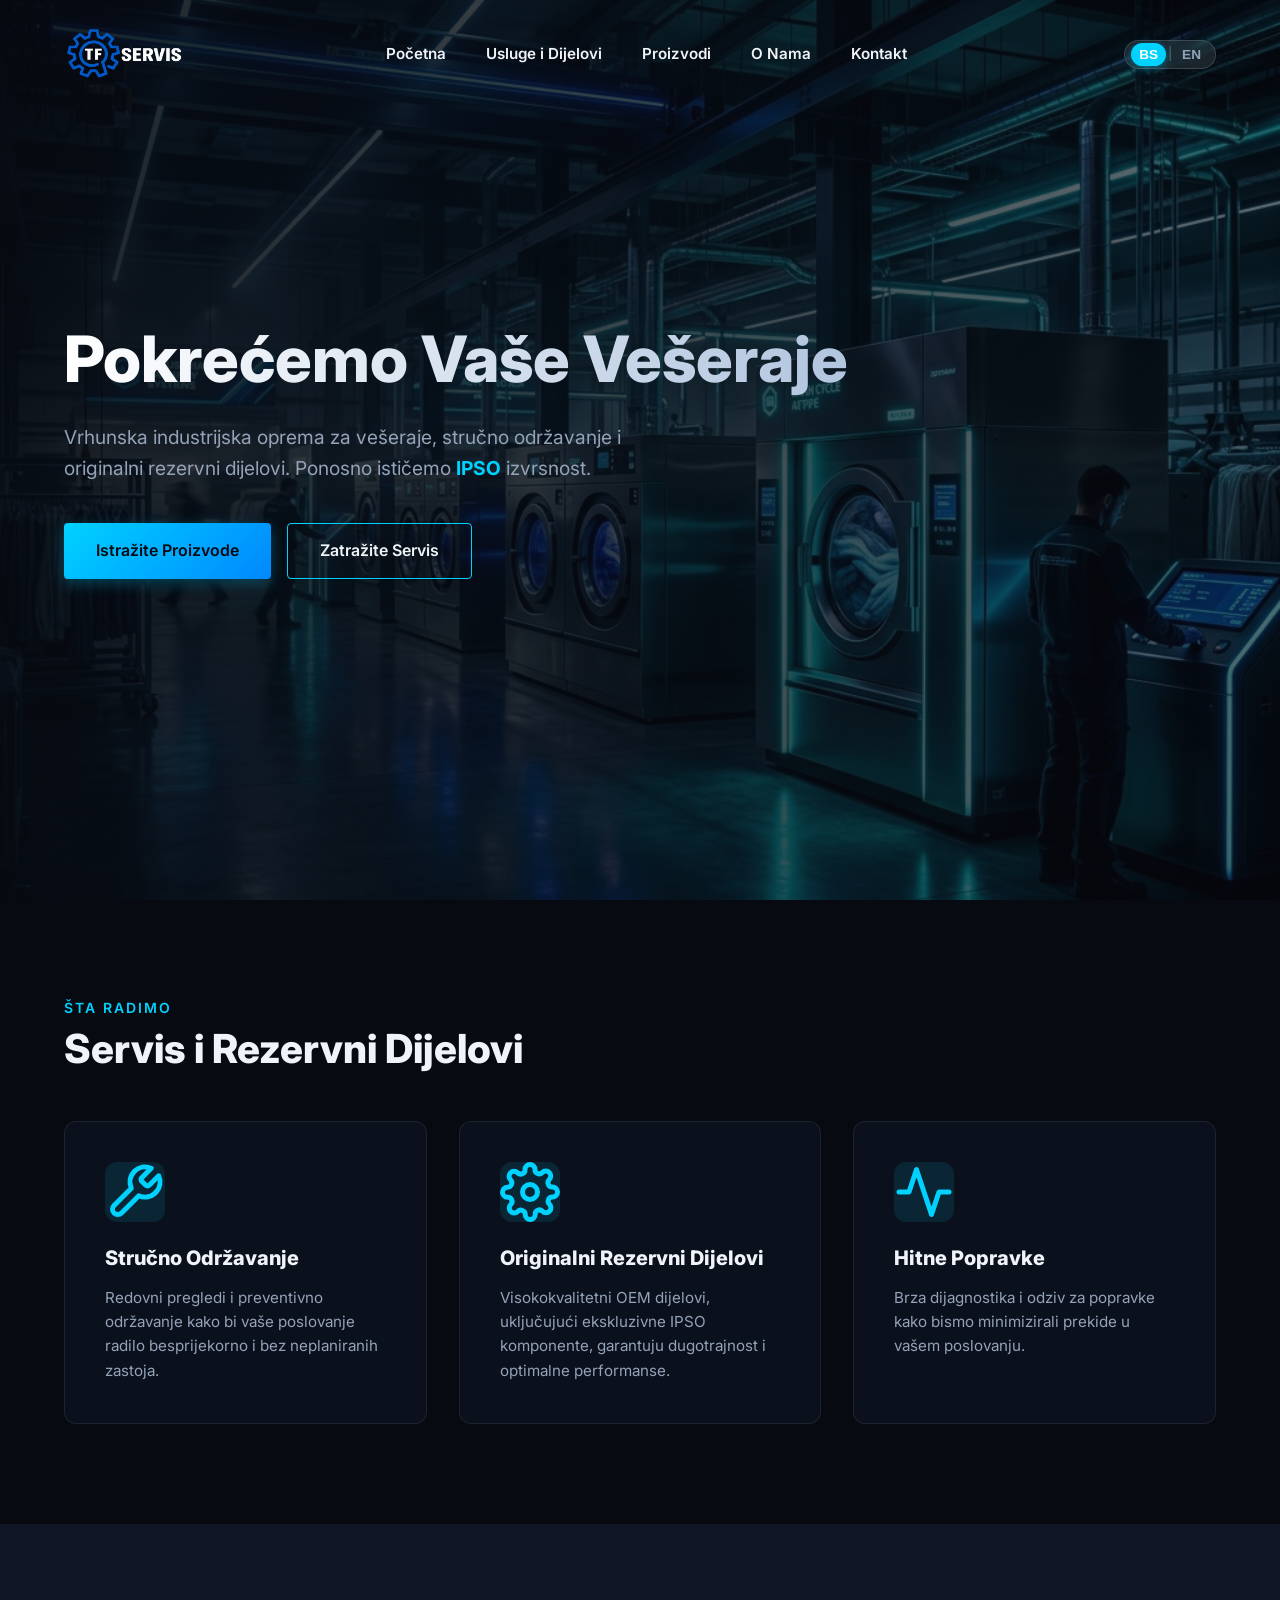
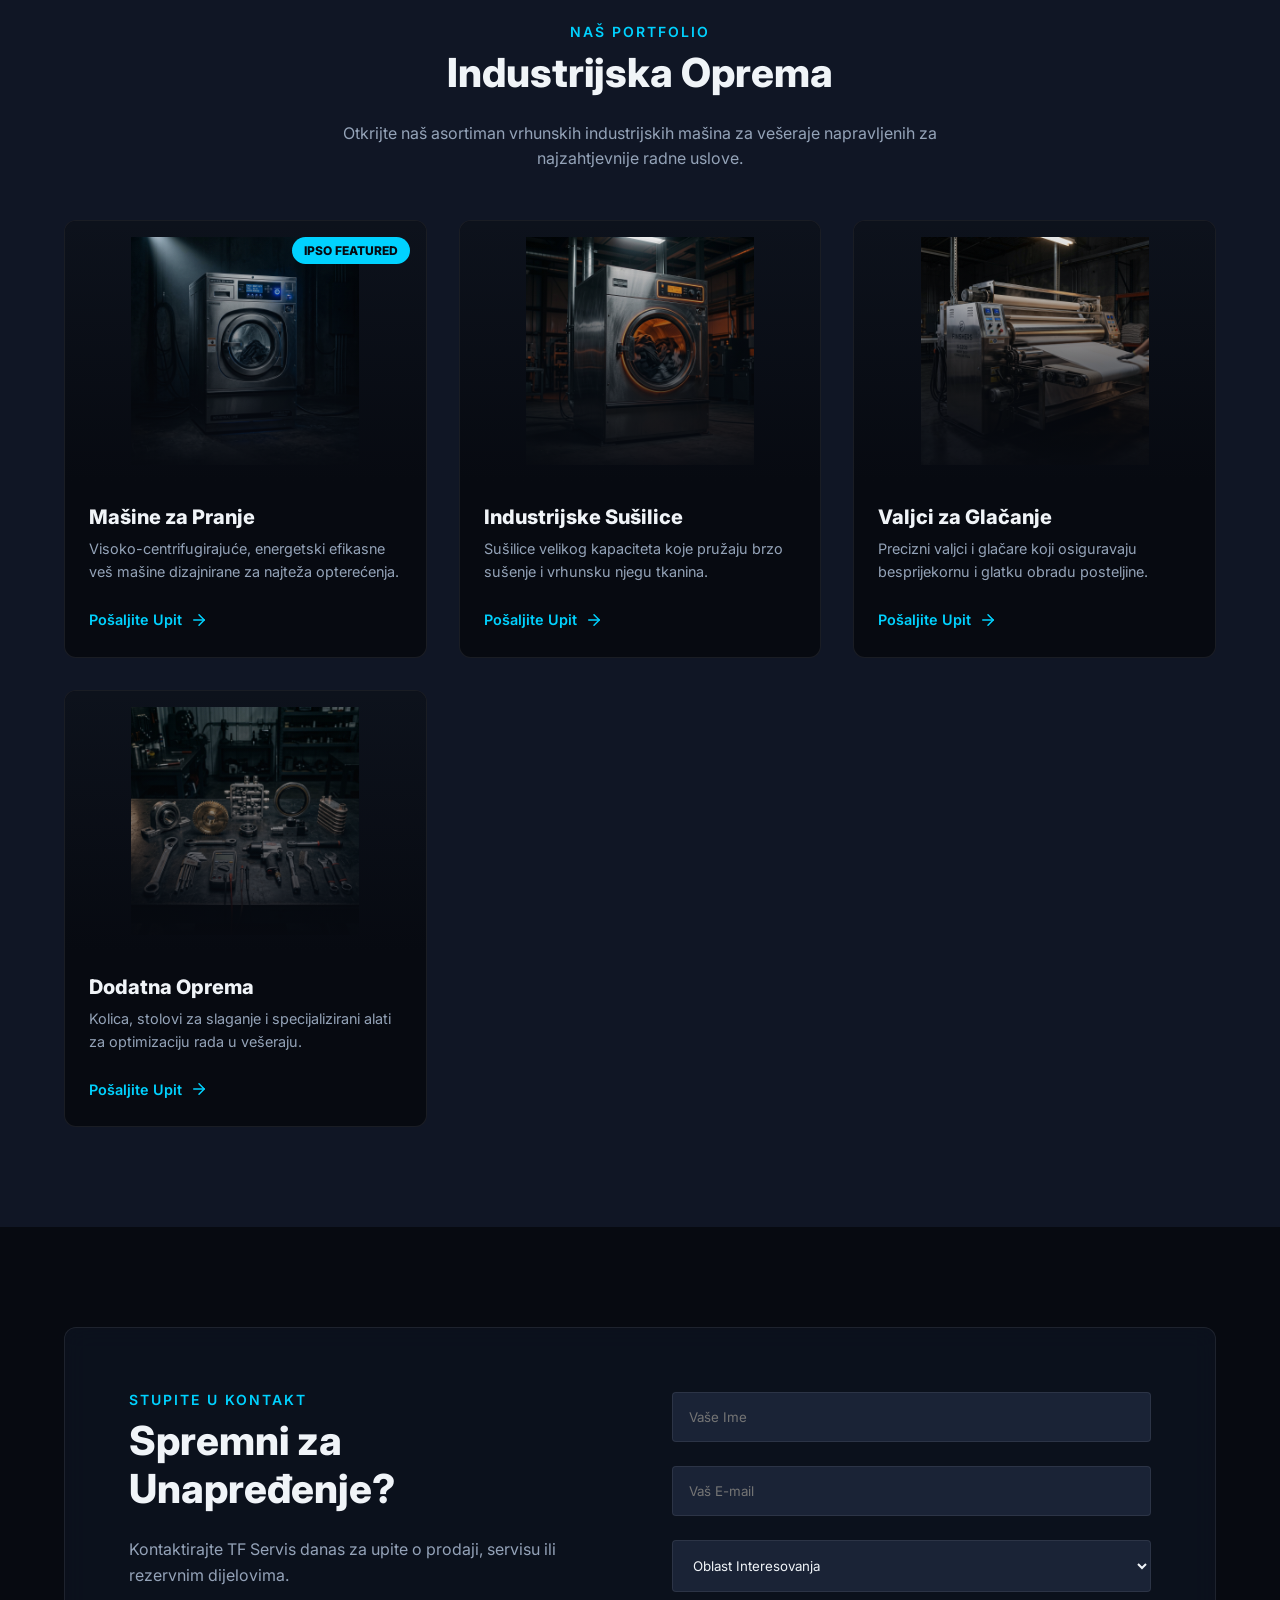
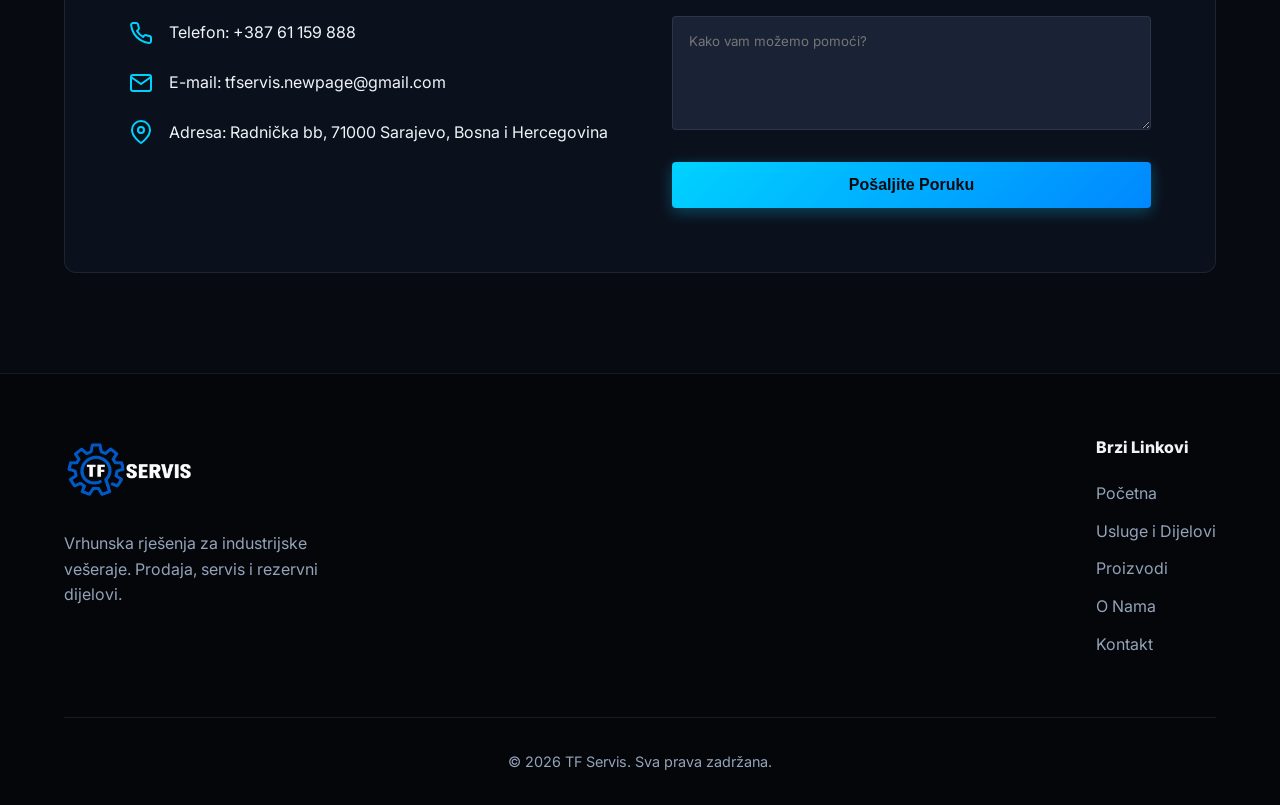
<file: index.html>
<!DOCTYPE html>
<html lang="bs">
<head>
    <meta charset="UTF-8">
    <meta name="viewport" content="width=device-width, initial-scale=1.0">
    <meta name="referrer" content="strict-origin-when-cross-origin">
    <meta name="robots" content="index, follow">
    <title>TF Servis | Industrijska Oprema za Vešeraje</title>
    <meta name="description" content="Vrhunska industrijska oprema za vešeraje, servis i originalni rezervni dijelovi. Specijalizovani za IPSO brand.">
    <link rel="icon" type="image/png" href="images/LogoTFServis-Small.png">
    <!-- Google Fonts: Inter -->
    <link rel="preconnect" href="https://fonts.googleapis.com">
    <link rel="preconnect" href="https://fonts.gstatic.com" crossorigin>
    <link href="https://fonts.googleapis.com/css2?family=Inter:wght@300;400;600;800&display=swap" rel="stylesheet">
    <link rel="stylesheet" href="style/style.css">
</head>
<body>
    <!-- Navbar -->
    <nav class="navbar" id="navbar">
        <div class="nav-container">
            <a href="index.html" class="logo"><img src="images/TFServisLogo-White.png" alt="TF Servis" class="logo-img"></a>
            <ul class="nav-links" id="nav-links">
                <li><a href="#home" data-i18n="nav.home">Početna</a></li>
                <li><a href="services.html" data-i18n="nav.services">Usluge i Dijelovi</a></li>
                <li><a href="products.html" data-i18n="nav.products">Proizvodi</a></li>
                <li><a href="aboutus.html" data-i18n="nav.about">O Nama</a></li>
                <li><a href="contact.html" data-i18n="nav.contact">Kontakt</a></li>
            </ul>
            <div class="lang-switcher-container"></div>
            <div class="hamburger" id="hamburger">
                <span class="bar"></span>
                <span class="bar"></span>
                <span class="bar"></span>
            </div>
        </div>
    </nav>

    <!-- Hero Section -->
    <header id="home" class="hero">
        <div class="hero-overlay"></div>
        <div class="hero-content">
            <h1 class="animate-on-scroll fade-up" data-i18n="hero.title">Pokrećemo Vaše Vešeraje</h1>
            <p class="animate-on-scroll fade-up delay-1" data-i18n="hero.subtitle">Vrhunska industrijska oprema za vešeraje, stručno održavanje i originalni rezervni dijelovi. Ponosno ističemo <strong>IPSO</strong> izvrsnost.</p>
            <div class="hero-actions animate-on-scroll fade-up delay-2">
                <a href="products.html" class="btn btn-primary" data-i18n="hero.btnProducts">Istražite Proizvode</a>
                <a href="contact.html" class="btn btn-secondary" data-i18n="hero.btnService">Zatražite Servis</a>
            </div>
        </div>
    </header>

    <!-- Services & Spare Parts -->
    <section id="services" class="services section-padding">
        <div class="container">
            <div class="section-header animate-on-scroll fade-up">
                <h2 class="subtitle" data-i18n="services.subtitle">Šta Radimo</h2>
                <h3 class="title" data-i18n="services.title">Servis i Rezervni Dijelovi</h3>
            </div>
            
            <div class="services-grid">
                <!-- Service 1 -->
                <div class="service-card glass-panel animate-on-scroll fade-up">
                    <div class="icon-wrapper">
                        <svg viewBox="0 0 24 24" fill="none" stroke="currentColor" stroke-width="2" stroke-linecap="round" stroke-linejoin="round">
                            <path d="M14.7 6.3a1 1 0 0 0 0 1.4l1.6 1.6a1 1 0 0 0 1.4 0l3.77-3.77a6 6 0 0 1-7.94 7.94l-6.91 6.91a2.12 2.12 0 0 1-3-3l6.91-6.91a6 6 0 0 1 7.94-7.94l-3.76 3.76z"></path>
                        </svg>
                    </div>
                    <h4 data-i18n="services.maintTitle">Stručno Održavanje</h4>
                    <p data-i18n="services.maintDesc">Redovni pregledi i preventivno održavanje kako bi vaše poslovanje radilo besprijekorno i bez neplaniranih zastoja.</p>
                </div>

                <!-- Service 2 -->
                <div class="service-card glass-panel animate-on-scroll fade-up delay-1">
                    <div class="icon-wrapper">
                        <svg viewBox="0 0 24 24" fill="none" stroke="currentColor" stroke-width="2" stroke-linecap="round" stroke-linejoin="round">
                            <circle cx="12" cy="12" r="3"></circle>
                            <path d="M19.4 15a1.65 1.65 0 0 0 .33 1.82l.06.06a2 2 0 0 1 0 2.83 2 2 0 0 1-2.83 0l-.06-.06a1.65 1.65 0 0 0-1.82-.33 1.65 1.65 0 0 0-1 1.51V21a2 2 0 0 1-2 2 2 2 0 0 1-2-2v-.09A1.65 1.65 0 0 0 9 19.4a1.65 1.65 0 0 0-1.82.33l-.06.06a2 2 0 0 1-2.83 0 2 2 0 0 1 0-2.83l.06-.06a1.65 1.65 0 0 0 .33-1.82 1.65 1.65 0 0 0-1.51-1H3a2 2 0 0 1-2-2 2 2 0 0 1 2-2h.09A1.65 1.65 0 0 0 4.6 9a1.65 1.65 0 0 0-.33-1.82l-.06-.06a2 2 0 0 1 0-2.83 2 2 0 0 1 2.83 0l.06.06a1.65 1.65 0 0 0 1.82.33H9a1.65 1.65 0 0 0 1-1.51V3a2 2 0 0 1 2-2 2 2 0 0 1 2 2v.09a1.65 1.65 0 0 0 1 1.51 1.65 1.65 0 0 0 1.82-.33l.06-.06a2 2 0 0 1 2.83 0 2 2 0 0 1 0 2.83l-.06.06a1.65 1.65 0 0 0-.33 1.82V9a1.65 1.65 0 0 0 1.51 1H21a2 2 0 0 1 2 2 2 2 0 0 1-2 2h-.09a1.65 1.65 0 0 0-1.51 1z"></path>
                        </svg>
                    </div>
                    <h4 data-i18n="services.partsTitle">Originalni Rezervni Dijelovi</h4>
                    <p data-i18n="services.partsDesc">Visokokvalitetni OEM dijelovi, uključujući ekskluzivne IPSO komponente, garantuju dugotrajnost i optimalne performanse.</p>
                </div>

                <!-- Service 3 -->
                <div class="service-card glass-panel animate-on-scroll fade-up delay-2">
                    <div class="icon-wrapper">
                        <svg viewBox="0 0 24 24" fill="none" stroke="currentColor" stroke-width="2" stroke-linecap="round" stroke-linejoin="round">
                            <polyline points="22 12 18 12 15 21 9 3 6 12 2 12"></polyline>
                        </svg>
                    </div>
                    <h4 data-i18n="services.repairTitle">Hitne Popravke</h4>
                    <p data-i18n="services.repairDesc">Brza dijagnostika i odziv za popravke kako bismo minimizirali prekide u vašem poslovanju.</p>
                </div>
            </div>
        </div>
    </section>

    <!-- Products -->
    <section id="products" class="products section-padding">
        <div class="container">
            <div class="section-header text-center animate-on-scroll fade-up">
                <h2 class="subtitle" data-i18n="products.subtitle">Naš Portfolio</h2>
                <h3 class="title" data-i18n="products.title">Industrijska Oprema</h3>
                <p class="description" data-i18n="products.description">Otkrijte naš asortiman vrhunskih industrijskih mašina za vešeraje napravljenih za najzahtjevnije radne uslove.</p>
            </div>

            <div class="products-grid">
                <!-- Product Category 1 -->
                <div class="product-card animate-on-scroll fade-up">
                    <div class="card-image">
                        <img src="images/washing_machine.png" alt="Industrijske veš mašine">
                        <div class="image-overlay"></div>
                        <span class="badge">IPSO Featured</span>
                    </div>
                    <div class="card-content">
                        <h4 data-i18n="products.washersTitle">Mašine za Pranje</h4>
                        <p data-i18n="products.washersDesc">Visoko-centrifugirajuće, energetski efikasne veš mašine dizajnirane za najteža opterećenja.</p>
                        <a href="contact.html" class="card-link"><span data-i18n="btn.inquire">Pošaljite Upit</span> <svg viewBox="0 0 24 24" fill="none" stroke="currentColor" stroke-width="2" stroke-linecap="round" stroke-linejoin="round"><line x1="5" y1="12" x2="19" y2="12"></line><polyline points="12 5 19 12 12 19"></polyline></svg></a>
                    </div>
                </div>

                <!-- Product Category 2 -->
                <div class="product-card animate-on-scroll fade-up delay-1">
                    <div class="card-image">
                        <img src="images/dryer.png" alt="Industrijske sušilice">
                        <div class="image-overlay"></div>
                    </div>
                    <div class="card-content">
                        <h4 data-i18n="products.dryersTitle">Industrijske Sušilice</h4>
                        <p data-i18n="products.dryersDesc">Sušilice velikog kapaciteta koje pružaju brzo sušenje i vrhunsku njegu tkanina.</p>
                        <a href="contact.html" class="card-link"><span data-i18n="btn.inquire">Pošaljite Upit</span> <svg viewBox="0 0 24 24" fill="none" stroke="currentColor" stroke-width="2" stroke-linecap="round" stroke-linejoin="round"><line x1="5" y1="12" x2="19" y2="12"></line><polyline points="12 5 19 12 12 19"></polyline></svg></a>
                    </div>
                </div>

                <!-- Product Category 3 -->
                <div class="product-card animate-on-scroll fade-up delay-2">
                    <div class="card-image">
                        <img src="images/dryer_roller.png" alt="Valjci za peglanje">
                        <div class="image-overlay"></div>
                    </div>
                    <div class="card-content">
                        <h4 data-i18n="products.ironersTitle">Valjci za Glačanje</h4>
                        <p data-i18n="products.ironersDesc">Precizni valjci i glačare koji osiguravaju besprijekornu i glatku obradu posteljine.</p>
                        <a href="contact.html" class="card-link"><span data-i18n="btn.inquire">Pošaljite Upit</span> <svg viewBox="0 0 24 24" fill="none" stroke="currentColor" stroke-width="2" stroke-linecap="round" stroke-linejoin="round"><line x1="5" y1="12" x2="19" y2="12"></line><polyline points="12 5 19 12 12 19"></polyline></svg></a>
                    </div>
                </div>

                <!-- Product Category 4 -->
                <div class="product-card animate-on-scroll fade-up">
                    <div class="card-image">
                        <img src="images/equipment.png" alt="Oprema za vešeraj">
                        <div class="image-overlay"></div>
                    </div>
                    <div class="card-content">
                        <h4 data-i18n="products.genEquipTitle">Dodatna Oprema</h4>
                        <p data-i18n="products.genEquipDesc">Kolica, stolovi za slaganje i specijalizirani alati za optimizaciju rada u vešeraju.</p>
                        <a href="contact.html" class="card-link"><span data-i18n="btn.inquire">Pošaljite Upit</span> <svg viewBox="0 0 24 24" fill="none" stroke="currentColor" stroke-width="2" stroke-linecap="round" stroke-linejoin="round"><line x1="5" y1="12" x2="19" y2="12"></line><polyline points="12 5 19 12 12 19"></polyline></svg></a>
                    </div>
                </div>
            </div>
        </div>
    </section>

    <!-- Contact Section -->
    <section id="contact" class="contact section-padding">
        <div class="container">
            <div class="contact-wrapper glass-panel animate-on-scroll fade-up">
                <div class="contact-info">
                    <h2 class="subtitle" data-i18n="contact.subtitle">Stupite u Kontakt</h2>
                    <h3 class="title" data-i18n="contact.title">Spremni za Unapređenje?</h3>
                    <p data-i18n="contact.desc">Kontaktirajte TF Servis danas za upite o prodaji, servisu ili rezervnim dijelovima.</p>
                    
                    <ul class="info-list">
                        <li>
                            <svg viewBox="0 0 24 24" fill="none" stroke="currentColor" stroke-width="2"><path d="M22 16.92v3a2 2 0 0 1-2.18 2 19.79 19.79 0 0 1-8.63-3.07 19.5 19.5 0 0 1-6-6 19.79 19.79 0 0 1-3.07-8.67A2 2 0 0 1 4.11 2h3a2 2 0 0 1 2 1.72 12.84 12.84 0 0 0 .7 2.81 2 2 0 0 1-.45 2.11L8.09 9.91a16 16 0 0 0 6 6l1.27-1.27a2 2 0 0 1 2.11-.45 12.84 12.84 0 0 0 2.81.7A2 2 0 0 1 22 16.92z"></path></svg>
                            <a href="tel:+38761159888" style="color: inherit; text-decoration: none;"><span data-i18n="contact.phoneLabel">Telefon: +387 61 159 888</span></a>
                        </li>
                        <li>
                            <svg viewBox="0 0 24 24" fill="none" stroke="currentColor" stroke-width="2"><path d="M4 4h16c1.1 0 2 .9 2 2v12c0 1.1-.9 2-2 2H4c-1.1 0-2-.9-2-2V6c0-1.1.9-2 2-2z"></path><polyline points="22,6 12,13 2,6"></polyline></svg>
                            <a href="mailto:tfservis.newpage@gmail.com" style="color: inherit; text-decoration: none;"><span data-i18n="contact.emailLabel">E-mail: tfservis.newpage@gmail.com</span></a>
                        </li>
                        <li>
                            <svg viewBox="0 0 24 24" fill="none" stroke="currentColor" stroke-width="2"><path d="M21 10c0 7-9 13-9 13s-9-6-9-13a9 9 0 0 1 18 0z"></path><circle cx="12" cy="10" r="3"></circle></svg>
                            <span data-i18n="contact.addressLabel">Adresa: Radnička bb, 71000 Sarajevo, Bosna i Hercegovina</span>
                        </li>
                    </ul>
                </div>

                <div class="contact-form">
                    <form action="https://api.web3forms.com/submit" method="POST" id="contactForm">
                        <input type="hidden" name="access_key" value="c1007df5-920c-4733-b61b-6e4ed066530a">
                        <input type="checkbox" name="botcheck" class="hidden" style="display: none;">

                        <div class="form-group">
                            <input type="text" name="name" id="name" required placeholder="Vaše Ime" data-i18n-placeholder="form.namePlaceholder">
                        </div>
                        <div class="form-group">
                            <input type="email" name="email" id="email" required placeholder="Vaš E-mail" data-i18n-placeholder="form.emailPlaceholder">
                        </div>
                        <div class="form-group">
                            <select name="interest" id="interest" required>
                                <option value="" disabled selected data-i18n="form.interestDefault">Oblast Interesovanja</option>
                                <option value="sales" data-i18n="form.interestSales">Prodaja Opreme (IPSO)</option>
                                <option value="service" data-i18n="form.interestService">Održavanje i Servis</option>
                                <option value="parts" data-i18n="form.interestParts">Rezervni Dijelovi</option>
                                <option value="other" data-i18n="form.interestOther">Ostalo</option>
                            </select>
                        </div>
                        <div class="form-group">
                            <textarea name="message" id="message" rows="5" required placeholder="Kako vam možemo pomoći?" data-i18n-placeholder="form.messagePlaceholder"></textarea>
                        </div>
                        <button type="submit" class="btn btn-primary btn-block" data-i18n="form.submitBtn">Pošaljite Poruku</button>
                    </form>
                </div>
            </div>
        </div>
    </section>

    <!-- Footer -->
    <footer class="footer">
        <div class="container">
            <div class="footer-content">
                <div class="footer-brand">
                    <a href="index.html" class="logo"><img src="images/TFServisLogo-White.png" alt="TF Servis" class="logo-img"></a>
                    <p data-i18n="footer.tagline">Vrhunska rješenja za industrijske vešeraje. Prodaja, servis i rezervni dijelovi.</p>
                </div>
                <div class="footer-links">
                    <h4 data-i18n="footer.quickLinks">Brzi Linkovi</h4>
                    <ul>
                        <li><a href="#home" data-i18n="nav.home">Početna</a></li>
                        <li><a href="services.html" data-i18n="nav.services">Usluge i Dijelovi</a></li>
                        <li><a href="products.html" data-i18n="nav.products">Proizvodi</a></li>
                        <li><a href="aboutus.html" data-i18n="nav.about">O Nama</a></li>
                        <li><a href="contact.html" data-i18n="nav.contact">Kontakt</a></li>
                    </ul>
                </div>
            </div>
            <div class="footer-bottom">
                <p data-i18n="footer.rights">&copy; 2026 TF Servis. Sva prava zadržana.</p>
            </div>
        </div>
    </footer>

    <script src="script/i18n.js"></script>
    <script src="script/main.js"></script>
</body>
</html>
</file>
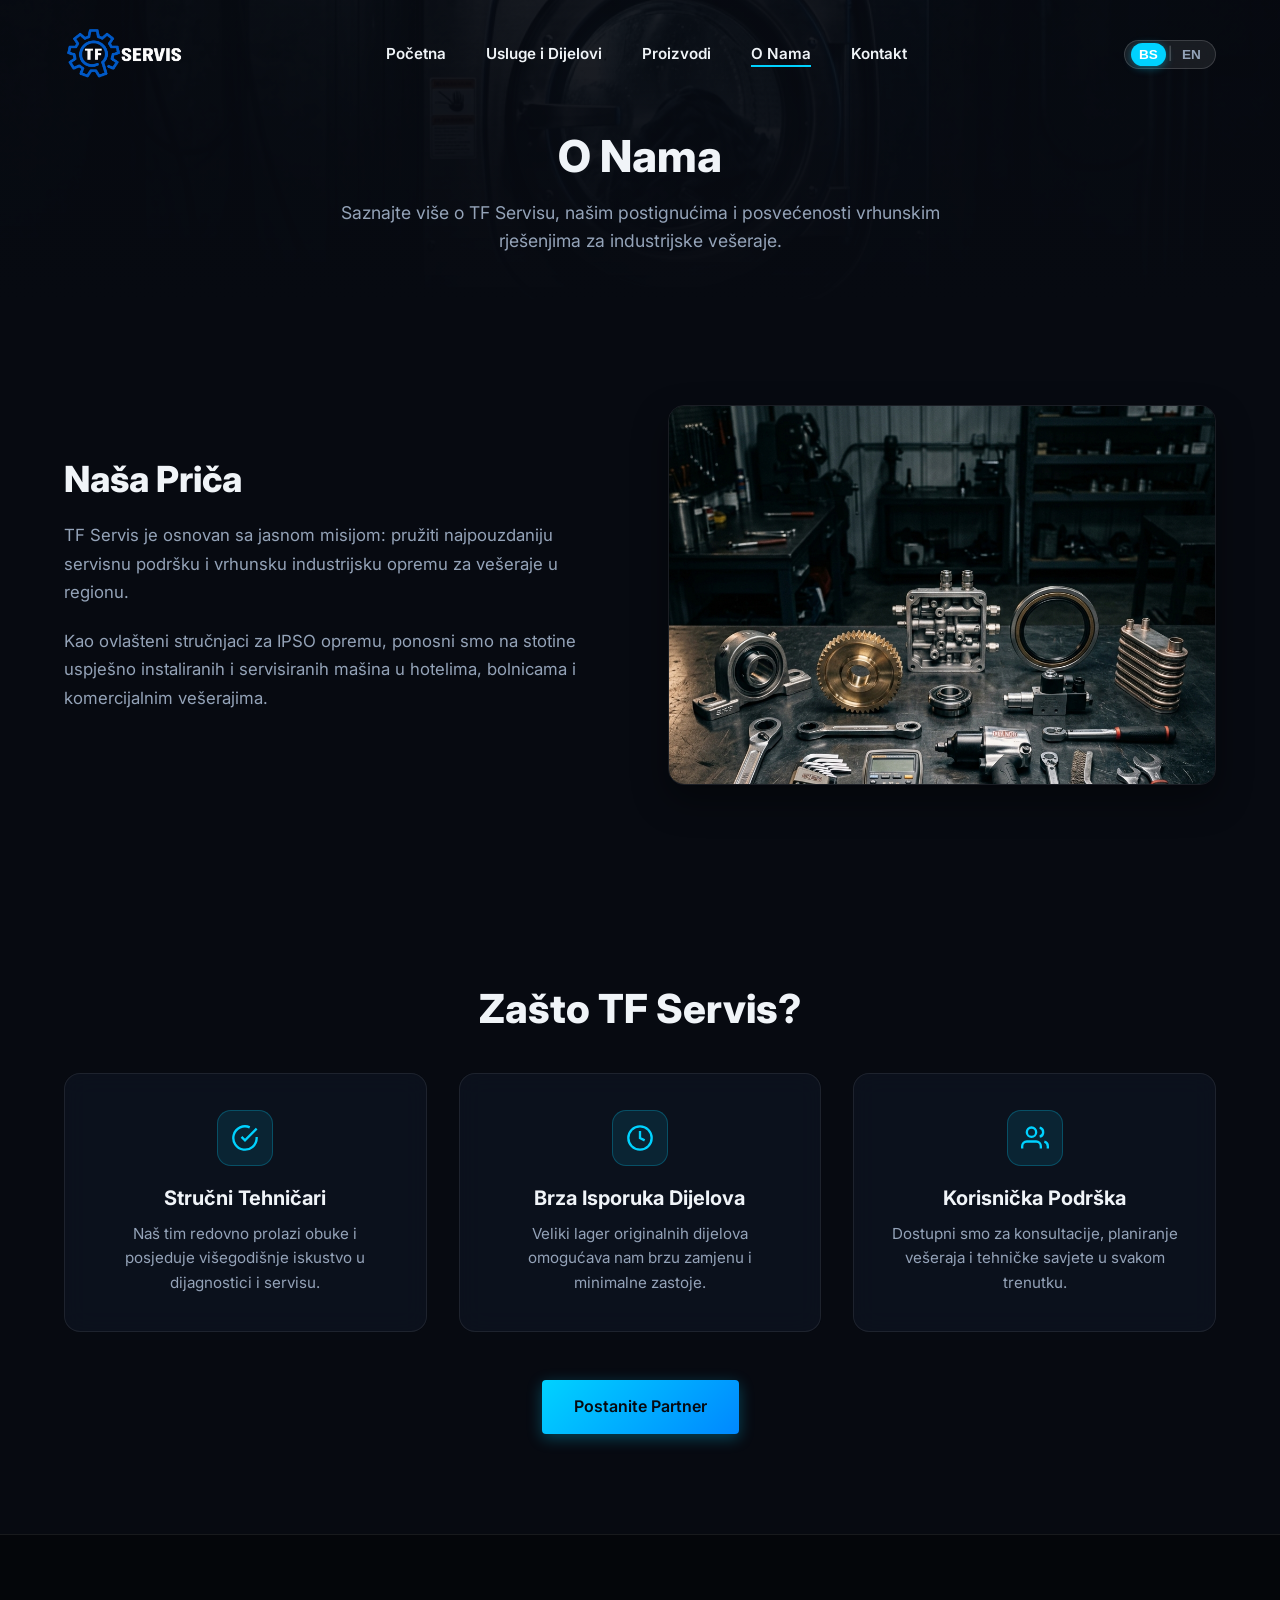
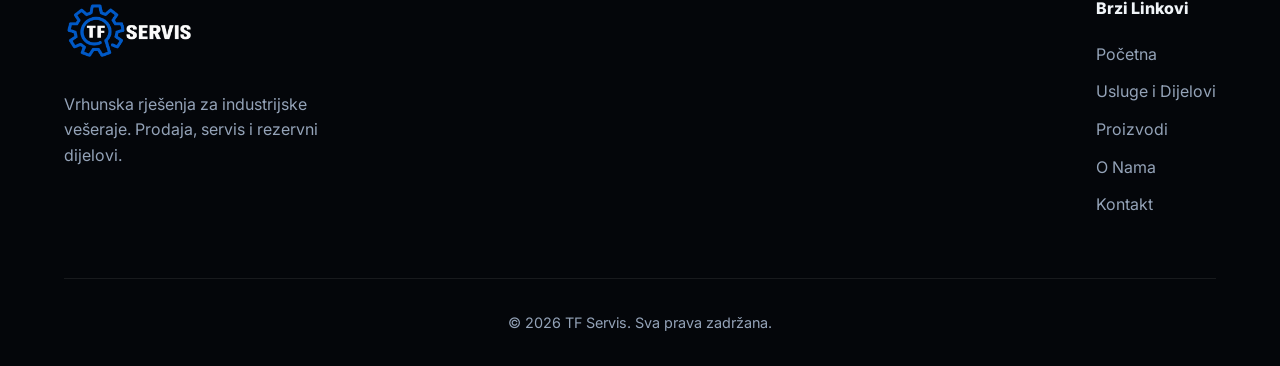
<file: aboutus.html>
<!DOCTYPE html>
<html lang="bs">
<head>
    <meta charset="UTF-8">
    <meta name="viewport" content="width=device-width, initial-scale=1.0">
    <meta name="referrer" content="strict-origin-when-cross-origin">
    <meta name="robots" content="index, follow">
    <title>O Nama | TF Servis</title>
    <meta name="description" content="Saznajte više o TF Servisu, našim postignućima i posvećenosti vrhunskim rješenjima za industrijske vešeraje.">
    <link rel="icon" type="image/png" href="images/LogoTFServis-Small.png">
    <!-- Google Fonts: Inter -->
    <link rel="preconnect" href="https://fonts.googleapis.com">
    <link rel="preconnect" href="https://fonts.gstatic.com" crossorigin>
    <link href="https://fonts.googleapis.com/css2?family=Inter:wght@300;400;600;800&display=swap" rel="stylesheet">
    <link rel="stylesheet" href="style/style.css">
</head>
<body>
    <!-- Navbar -->
    <nav class="navbar scrolled" id="navbar">
        <div class="nav-container">
            <a href="index.html" class="logo"><img src="images/TFServisLogo-White.png" alt="TF Servis" class="logo-img"></a>
            <ul class="nav-links" id="nav-links">
                <li><a href="index.html" data-i18n="nav.home">Početna</a></li>
                <li><a href="services.html" data-i18n="nav.services">Usluge i Dijelovi</a></li>
                <li><a href="products.html" data-i18n="nav.products">Proizvodi</a></li>
                <li><a href="aboutus.html" class="active" data-i18n="nav.about">O Nama</a></li>
                <li><a href="contact.html" data-i18n="nav.contact">Kontakt</a></li>
            </ul>
            <div class="lang-switcher-container"></div>
            <div class="hamburger" id="hamburger">
                <span class="bar"></span>
                <span class="bar"></span>
                <span class="bar"></span>
            </div>
        </div>
    </nav>

    <!-- Page Header -->
    <header class="page-header header-about">
        <div class="container">
            <h1 class="animate-on-scroll fade-up" data-i18n="aboutPage.title">O Nama</h1>
            <p class="animate-on-scroll fade-up delay-1" data-i18n="aboutPage.desc">Saznajte više o TF Servisu, našim postignućima i posvećenosti vrhunskim rješenjima za industrijske vešeraje.</p>
        </div>
    </header>

    <!-- Main About Content -->
    <section class="section-padding">
        <div class="container">
            <div class="about-grid">
                <div class="about-text animate-on-scroll fade-up">
                    <h2 class="title" data-i18n="aboutPage.storyTitle">Naša Priča</h2>
                    <p data-i18n="aboutPage.storyP1">TF Servis je osnovan sa jasnom misijom: pružiti najpouzdaniju servisnu podršku i vrhunsku industrijsku opremu za vešeraje u regionu.</p>
                    <p data-i18n="aboutPage.storyP2">Kao ovlašteni stručnjaci za IPSO opremu, ponosni smo na stotine uspješno instaliranih i servisiranih mašina u hotelima, bolnicama i komercijalnim vešerajima.</p>
                </div>
                <div class="about-image animate-on-scroll fade-up delay-1">
                    <img src="images/equipment.png" alt="TF Servis Radionica">
                </div>
            </div>
        </div>
    </section>

    <!-- Values / Why Choose Us -->
    <section class="section-padding bg-alt">
        <div class="container">
            <div class="section-header text-center animate-on-scroll fade-up">
                <h3 class="title" data-i18n="aboutPage.valTitle">Zašto TF Servis?</h3>
            </div>

            <div class="values-grid">
                <div class="value-card glass-panel animate-on-scroll fade-up">
                    <div class="value-icon">
                        <svg viewBox="0 0 24 24" fill="none" stroke="currentColor" stroke-width="2"><path d="M22 11.08V12a10 10 0 1 1-5.93-9.14"></path><polyline points="22 4 12 14.01 9 11.01"></polyline></svg>
                    </div>
                    <h4 data-i18n="aboutPage.val1Title">Stručni Tehničari</h4>
                    <p data-i18n="aboutPage.val1Desc">Naš tim redovno prolazi obuke i posjeduje višegodišnje iskustvo u dijagnostici i servisu.</p>
                </div>
                <div class="value-card glass-panel animate-on-scroll fade-up delay-1">
                    <div class="value-icon">
                        <svg viewBox="0 0 24 24" fill="none" stroke="currentColor" stroke-width="2"><circle cx="12" cy="12" r="10"></circle><polyline points="12 6 12 12 16 14"></polyline></svg>
                    </div>
                    <h4 data-i18n="aboutPage.val2Title">Brza Isporuka Dijelova</h4>
                    <p data-i18n="aboutPage.val2Desc">Veliki lager originalnih dijelova omogućava nam brzu zamjenu i minimalne zastoje.</p>
                </div>
                <div class="value-card glass-panel animate-on-scroll fade-up delay-2">
                    <div class="value-icon">
                        <svg viewBox="0 0 24 24" fill="none" stroke="currentColor" stroke-width="2"><path d="M17 21v-2a4 4 0 0 0-4-4H5a4 4 0 0 0-4 4v2"></path><circle cx="9" cy="7" r="4"></circle><path d="M23 21v-2a4 4 0 0 0-3-3.87"></path><path d="M16 3.13a4 4 0 0 1 0 7.75"></path></svg>
                    </div>
                    <h4 data-i18n="aboutPage.val3Title">Korisnička Podrška</h4>
                    <p data-i18n="aboutPage.val3Desc">Dostupni smo za konsultacije, planiranje vešeraja i tehničke savjete u svakom trenutku.</p>
                </div>
            </div>

            <div class="text-center style-cta" style="margin-top: 3rem;">
                <a href="contact.html" class="btn btn-primary" data-i18n="aboutPage.partnerBtn">Postanite Partner</a>
            </div>
        </div>
    </section>

    <!-- Footer -->
    <footer class="footer">
        <div class="container">
            <div class="footer-content">
                <div class="footer-brand">
                    <a href="index.html" class="logo"><img src="images/TFServisLogo-White.png" alt="TF Servis" class="logo-img"></a>
                    <p data-i18n="footer.tagline">Vrhunska rješenja za industrijske vešeraje. Prodaja, servis i rezervni dijelovi.</p>
                </div>
                <div class="footer-links">
                    <h4 data-i18n="footer.quickLinks">Brzi Linkovi</h4>
                    <ul>
                        <li><a href="index.html" data-i18n="nav.home">Početna</a></li>
                        <li><a href="services.html" data-i18n="nav.services">Usluge i Dijelovi</a></li>
                        <li><a href="products.html" data-i18n="nav.products">Proizvodi</a></li>
                        <li><a href="aboutus.html" data-i18n="nav.about">O Nama</a></li>
                        <li><a href="contact.html" data-i18n="nav.contact">Kontakt</a></li>
                    </ul>
                </div>
            </div>
            <div class="footer-bottom">
                <p data-i18n="footer.rights">&copy; 2026 TF Servis. Sva prava zadržana.</p>
            </div>
        </div>
    </footer>

    <script src="script/i18n.js"></script>
    <script src="script/main.js"></script>
</body>
</html>
</file>
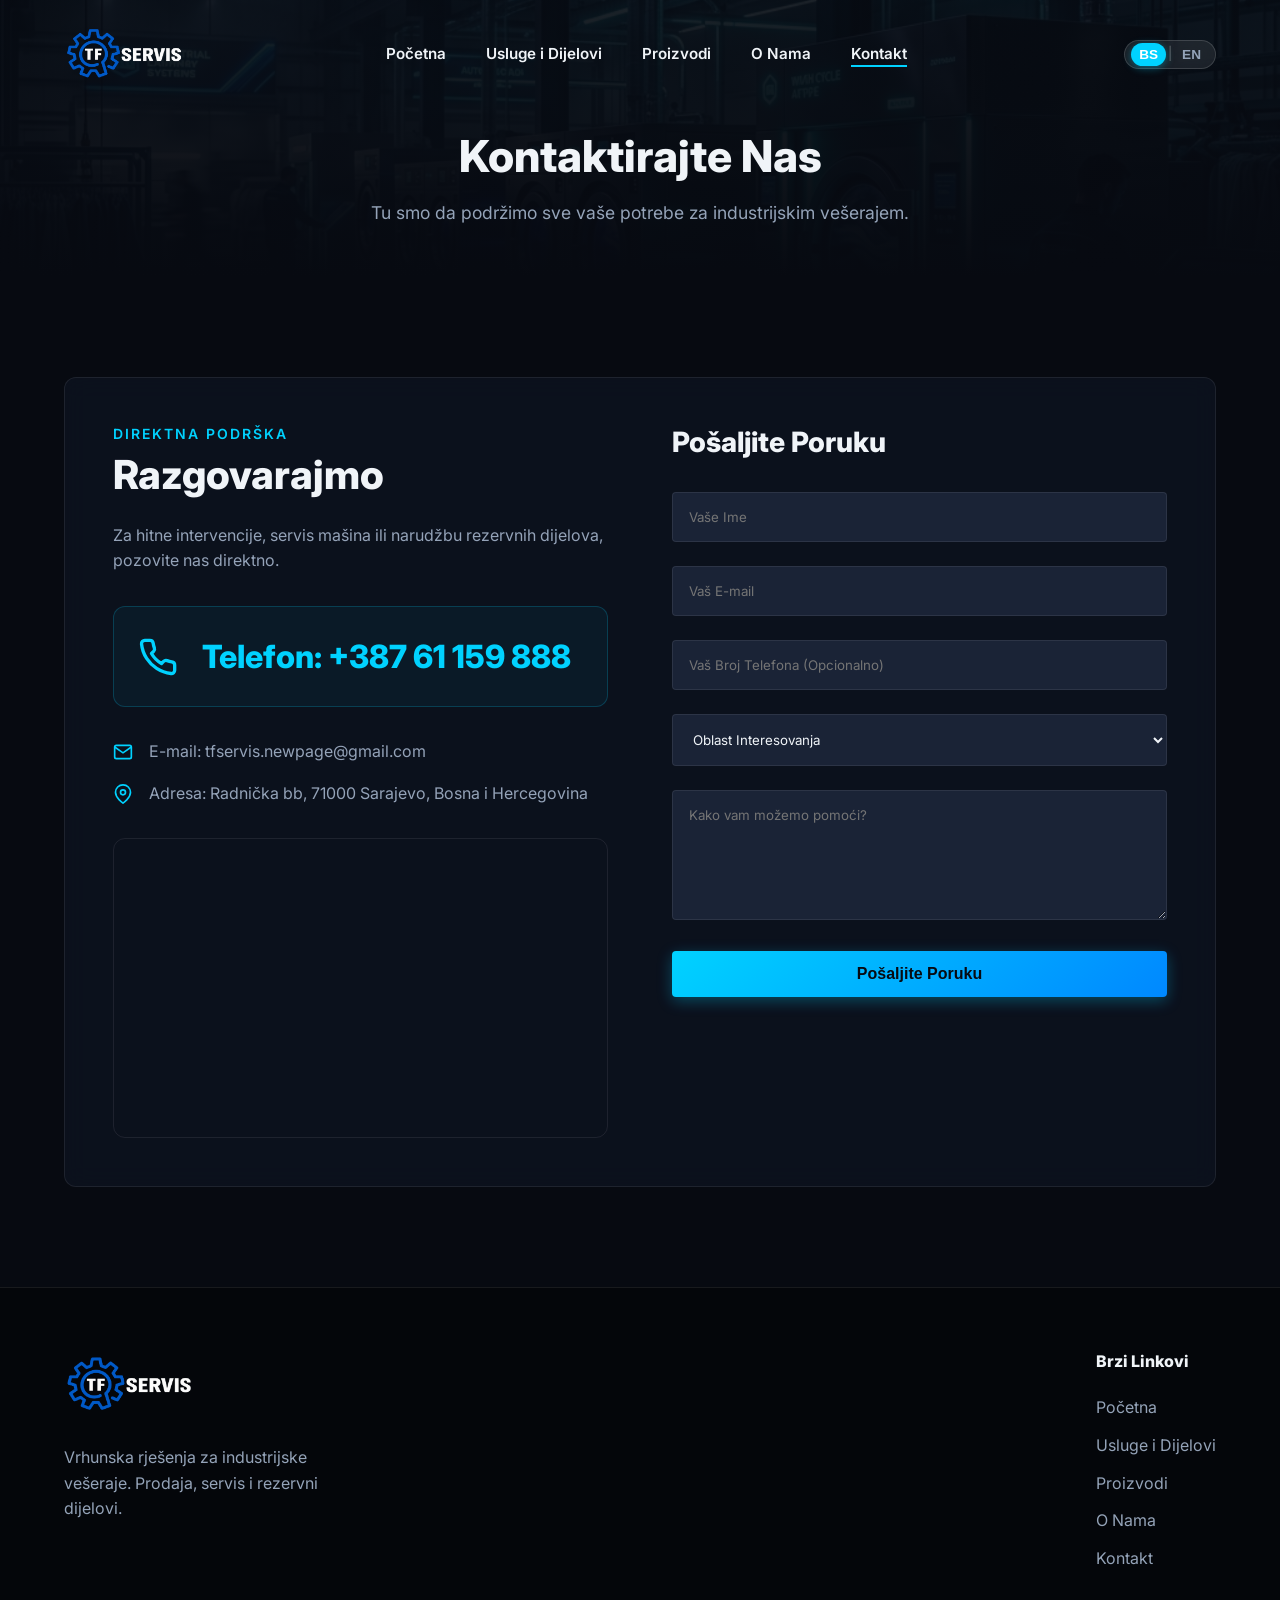
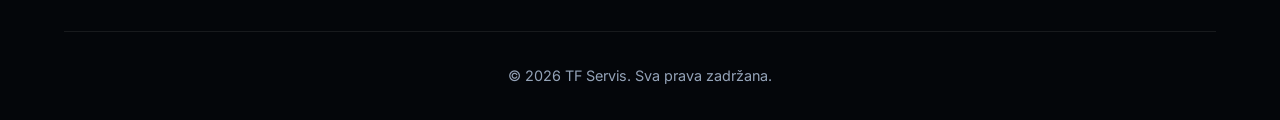
<file: contact.html>
<!DOCTYPE html>
<html lang="bs">
<head>
    <meta charset="UTF-8">
    <meta name="viewport" content="width=device-width, initial-scale=1.0">
    <meta name="referrer" content="strict-origin-when-cross-origin">
    <meta name="robots" content="index, follow">
    <title>Kontaktirajte Nas | TF Servis</title>
    <meta name="description" content="Kontaktirajte TF Servis za prodaju, servis i podršku za industrijske veš mašine.">
    <link rel="icon" type="image/png" href="images/LogoTFServis-Small.png">
    <!-- Google Fonts: Inter -->
    <link rel="preconnect" href="https://fonts.googleapis.com">
    <link rel="preconnect" href="https://fonts.gstatic.com" crossorigin>
    <link href="https://fonts.googleapis.com/css2?family=Inter:wght@300;400;600;800&display=swap" rel="stylesheet">
    <link rel="stylesheet" href="style/style.css">
</head>
<body>
    <!-- Navbar -->
    <nav class="navbar scrolled" id="navbar">
        <div class="nav-container">
            <a href="index.html" class="logo"><img src="images/TFServisLogo-White.png" alt="TF Servis" class="logo-img"></a>
            <ul class="nav-links" id="nav-links">
                <li><a href="index.html" data-i18n="nav.home">Početna</a></li>
                <li><a href="services.html" data-i18n="nav.services">Usluge i Dijelovi</a></li>
                <li><a href="products.html" data-i18n="nav.products">Proizvodi</a></li>
                <li><a href="aboutus.html" data-i18n="nav.about">O Nama</a></li>
                <li><a href="contact.html" class="active" data-i18n="nav.contact">Kontakt</a></li>
            </ul>
            <div class="lang-switcher-container"></div>
            <div class="hamburger" id="hamburger">
                <span class="bar"></span>
                <span class="bar"></span>
                <span class="bar"></span>
            </div>
        </div>
    </nav>

    <!-- Page Header -->
    <header class="page-header header-contact">
        <div class="container">
            <h1 class="animate-on-scroll fade-up" data-i18n="contactPage.title">Kontaktirajte Nas</h1>
            <p class="animate-on-scroll fade-up delay-1" data-i18n="contactPage.desc">Tu smo da podržimo sve vaše potrebe za industrijskim vešerajem.</p>
        </div>
    </header>

    <!-- Contact Section -->
    <section class="contact section-padding">
        <div class="container">
            <div class="contact-page-wrapper glass-panel animate-on-scroll fade-up delay-2">
                
                <!-- Contact Info -->
                <div class="contact-info">
                    <h2 class="subtitle" data-i18n="contactPage.directTitle">Direktna Podrška</h2>
                    <h3 class="title" data-i18n="contactPage.letsTalk">Razgovarajmo</h3>
                    <p data-i18n="contactPage.directDesc">Za hitne intervencije, servis mašina ili narudžbu rezervnih dijelova, pozovite nas direktno.</p>
                    
                    <div class="phone-highlight">
                        <svg viewBox="0 0 24 24" fill="none" stroke="currentColor" stroke-width="2" stroke-linecap="round" stroke-linejoin="round">
                            <path d="M22 16.92v3a2 2 0 0 1-2.18 2 19.79 19.79 0 0 1-8.63-3.07 19.5 19.5 0 0 1-6-6 19.79 19.79 0 0 1-3.07-8.67A2 2 0 0 1 4.11 2h3a2 2 0 0 1 2 1.72 12.84 12.84 0 0 0 .7 2.81 2 2 0 0 1-.45 2.11L8.09 9.91a16 16 0 0 0 6 6l1.27-1.27a2 2 0 0 1 2.11-.45 12.84 12.84 0 0 0 2.81.7A2 2 0 0 1 22 16.92z"></path>
                        </svg>
                        <a href="tel:+38761159888" style="color: inherit; text-decoration: none;"><span data-i18n="contact.phoneLabel">Telefon: +387 61 159 888</span></a>
                    </div>

                    <ul class="other-info">
                        <li>
                            <svg viewBox="0 0 24 24" fill="none" stroke="currentColor" stroke-width="2"><path d="M4 4h16c1.1 0 2 .9 2 2v12c0 1.1-.9 2-2 2H4c-1.1 0-2-.9-2-2V6c0-1.1.9-2 2-2z"></path><polyline points="22,6 12,13 2,6"></polyline></svg>
                            <a href="mailto:tfservis.newpage@gmail.com" style="color: inherit; text-decoration: none;"><span data-i18n="contact.emailLabel">E-mail: tfservis.newpage@gmail.com</span></a>
                        </li>
                        <li>
                            <svg viewBox="0 0 24 24" fill="none" stroke="currentColor" stroke-width="2"><path d="M21 10c0 7-9 13-9 13s-9-6-9-13a9 9 0 0 1 18 0z"></path><circle cx="12" cy="10" r="3"></circle></svg>
                            <span data-i18n="contact.addressLabel">Adresa: Radnička bb, 71000 Sarajevo, Bosna i Hercegovina</span>
                        </li>
                    </ul>

                    <!-- Google Maps Embed -->
                    <div class="map-container">
                        <iframe 
                            src="https://maps.google.com/maps?q=Radni%C4%8Dka+bb,+71000+Sarajevo,+Bosnia+and+Herzegovina&amp;t=&amp;z=15&amp;ie=UTF8&amp;iwloc=&amp;output=embed" 
                            width="100%" 
                            height="100%" 
                            style="border:0;" 
                            allowfullscreen="" 
                            loading="lazy" 
                            referrerpolicy="no-referrer-when-downgrade">
                        </iframe>
                    </div>
                </div>

                <!-- Web3Forms Contact Form -->
                <div class="contact-form">
                    <h3 class="title" style="font-size: 1.75rem; margin-bottom: 2rem;" data-i18n="contactPage.sendMessageTitle">Pošaljite Poruku</h3>
                    
                    <form action="https://api.web3forms.com/submit" method="POST">
                        <input type="hidden" name="access_key" value="c1007df5-920c-4733-b61b-6e4ed066530a">
                        <input type="checkbox" name="botcheck" class="hidden" style="display: none;">

                        <div class="form-group">
                            <input type="text" name="name" required placeholder="Vaše Ime" data-i18n-placeholder="form.namePlaceholder">
                        </div>
                        
                        <div class="form-group">
                            <input type="email" name="email" required placeholder="Vaš E-mail" data-i18n-placeholder="form.emailPlaceholder">
                        </div>
                        
                        <div class="form-group">
                            <input type="text" name="phone" placeholder="Vaš Broj Telefona (Opcionalno)" data-i18n-placeholder="form.phonePlaceholder">
                        </div>

                        <div class="form-group">
                            <select name="interest" required>
                                <option value="" disabled selected data-i18n="form.interestDefault">Oblast Interesovanja</option>
                                <option value="sales" data-i18n="form.interestSales">Prodaja Opreme (IPSO)</option>
                                <option value="service" data-i18n="form.interestService">Održavanje i Servis</option>
                                <option value="parts" data-i18n="form.interestParts">Rezervni Dijelovi</option>
                                <option value="other" data-i18n="form.interestOther">Ostalo</option>
                            </select>
                        </div>
                        
                        <div class="form-group">
                            <textarea name="message" rows="6" required placeholder="Kako vam možemo pomoći?" data-i18n-placeholder="form.messagePlaceholder"></textarea>
                        </div>

                        <input type="hidden" name="redirect" value="https://web3forms.com/success">
                        <button type="submit" class="btn btn-primary btn-block" data-i18n="form.submitBtn">Pošaljite Poruku</button>
                    </form>
                </div>

            </div>
        </div>
    </section>

    <!-- Footer -->
    <footer class="footer">
        <div class="container">
            <div class="footer-content">
                <div class="footer-brand">
                    <a href="index.html" class="logo"><img src="images/TFServisLogo-White.png" alt="TF Servis" class="logo-img"></a>
                    <p data-i18n="footer.tagline">Vrhunska rješenja za industrijske vešeraje. Prodaja, servis i rezervni dijelovi.</p>
                </div>
                <div class="footer-links">
                    <h4 data-i18n="footer.quickLinks">Brzi Linkovi</h4>
                    <ul>
                        <li><a href="index.html" data-i18n="nav.home">Početna</a></li>
                        <li><a href="services.html" data-i18n="nav.services">Usluge i Dijelovi</a></li>
                        <li><a href="products.html" data-i18n="nav.products">Proizvodi</a></li>
                        <li><a href="aboutus.html" data-i18n="nav.about">O Nama</a></li>
                        <li><a href="contact.html" data-i18n="nav.contact">Kontakt</a></li>
                    </ul>
                </div>
            </div>
            <div class="footer-bottom">
                <p data-i18n="footer.rights">&copy; 2026 TF Servis. Sva prava zadržana.</p>
            </div>
        </div>
    </footer>

    <script src="script/i18n.js"></script>
    <script src="script/main.js"></script>
</body>
</html>
</file>
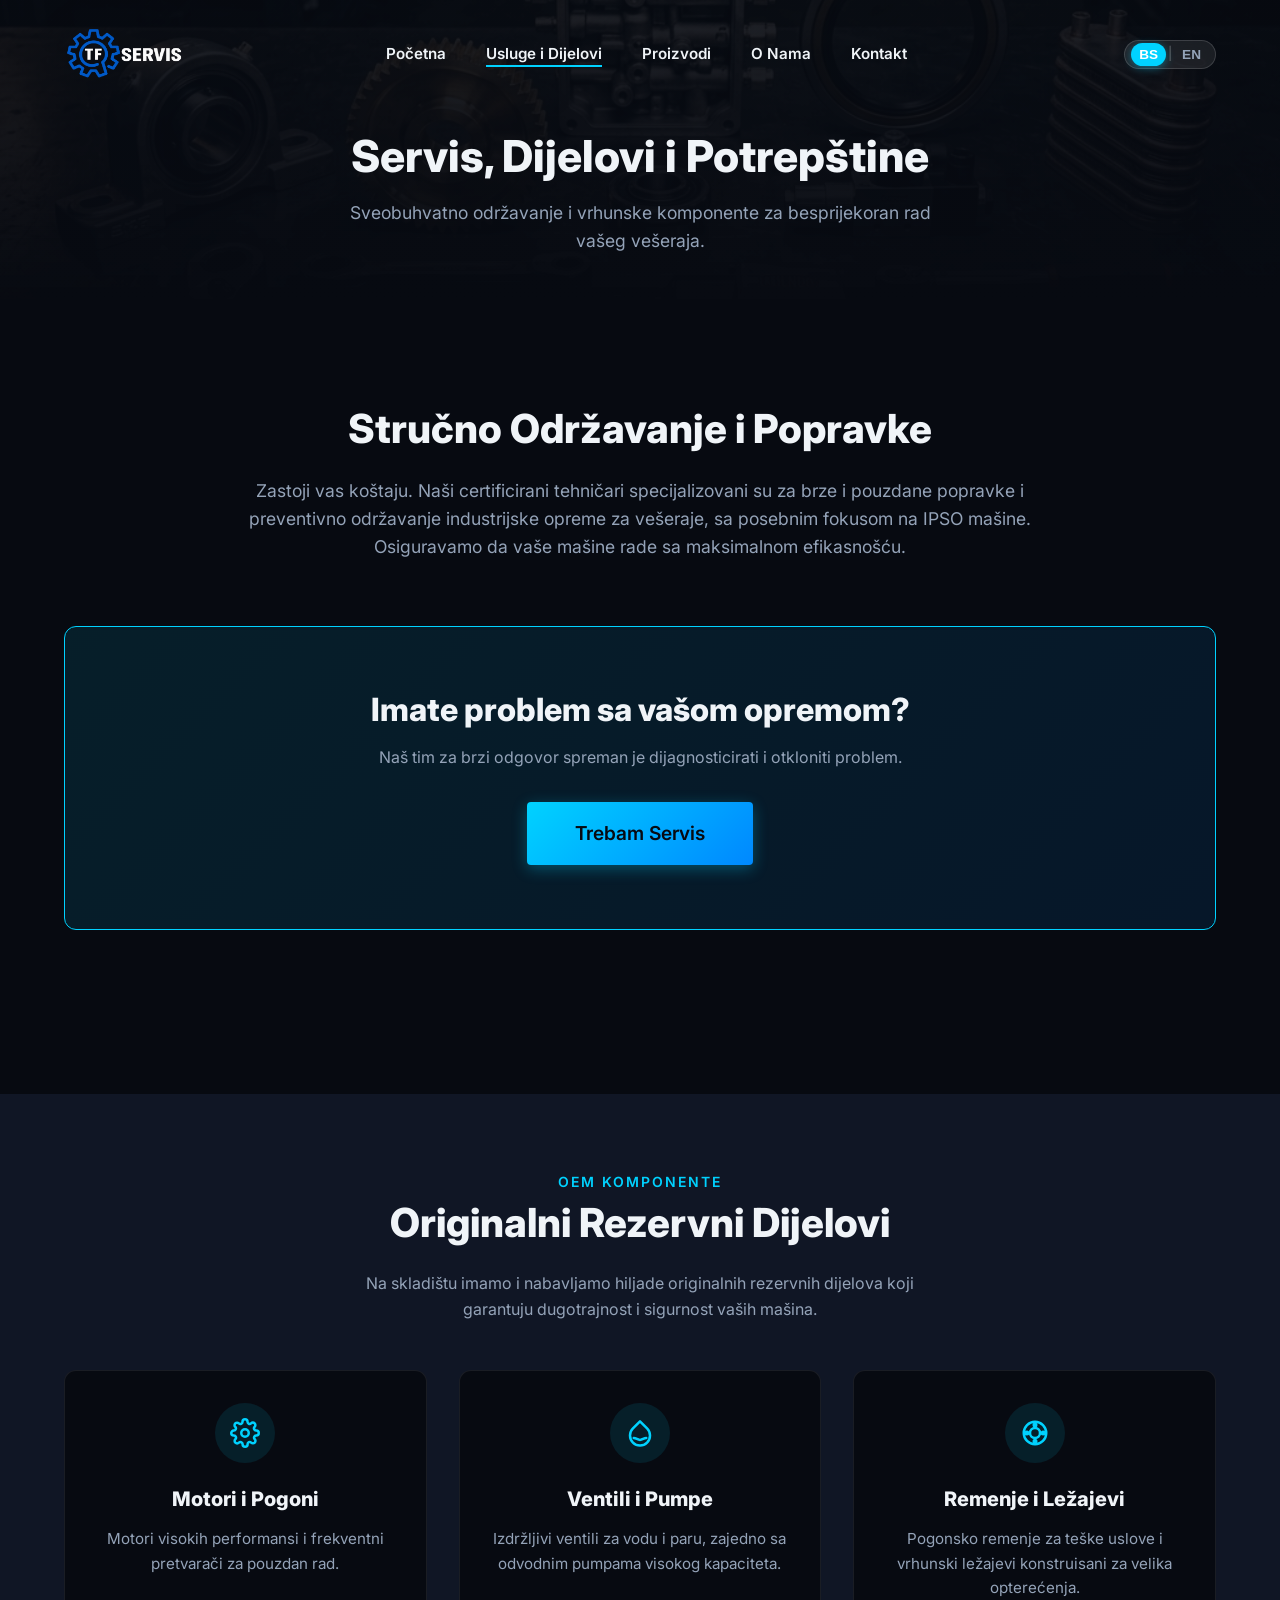
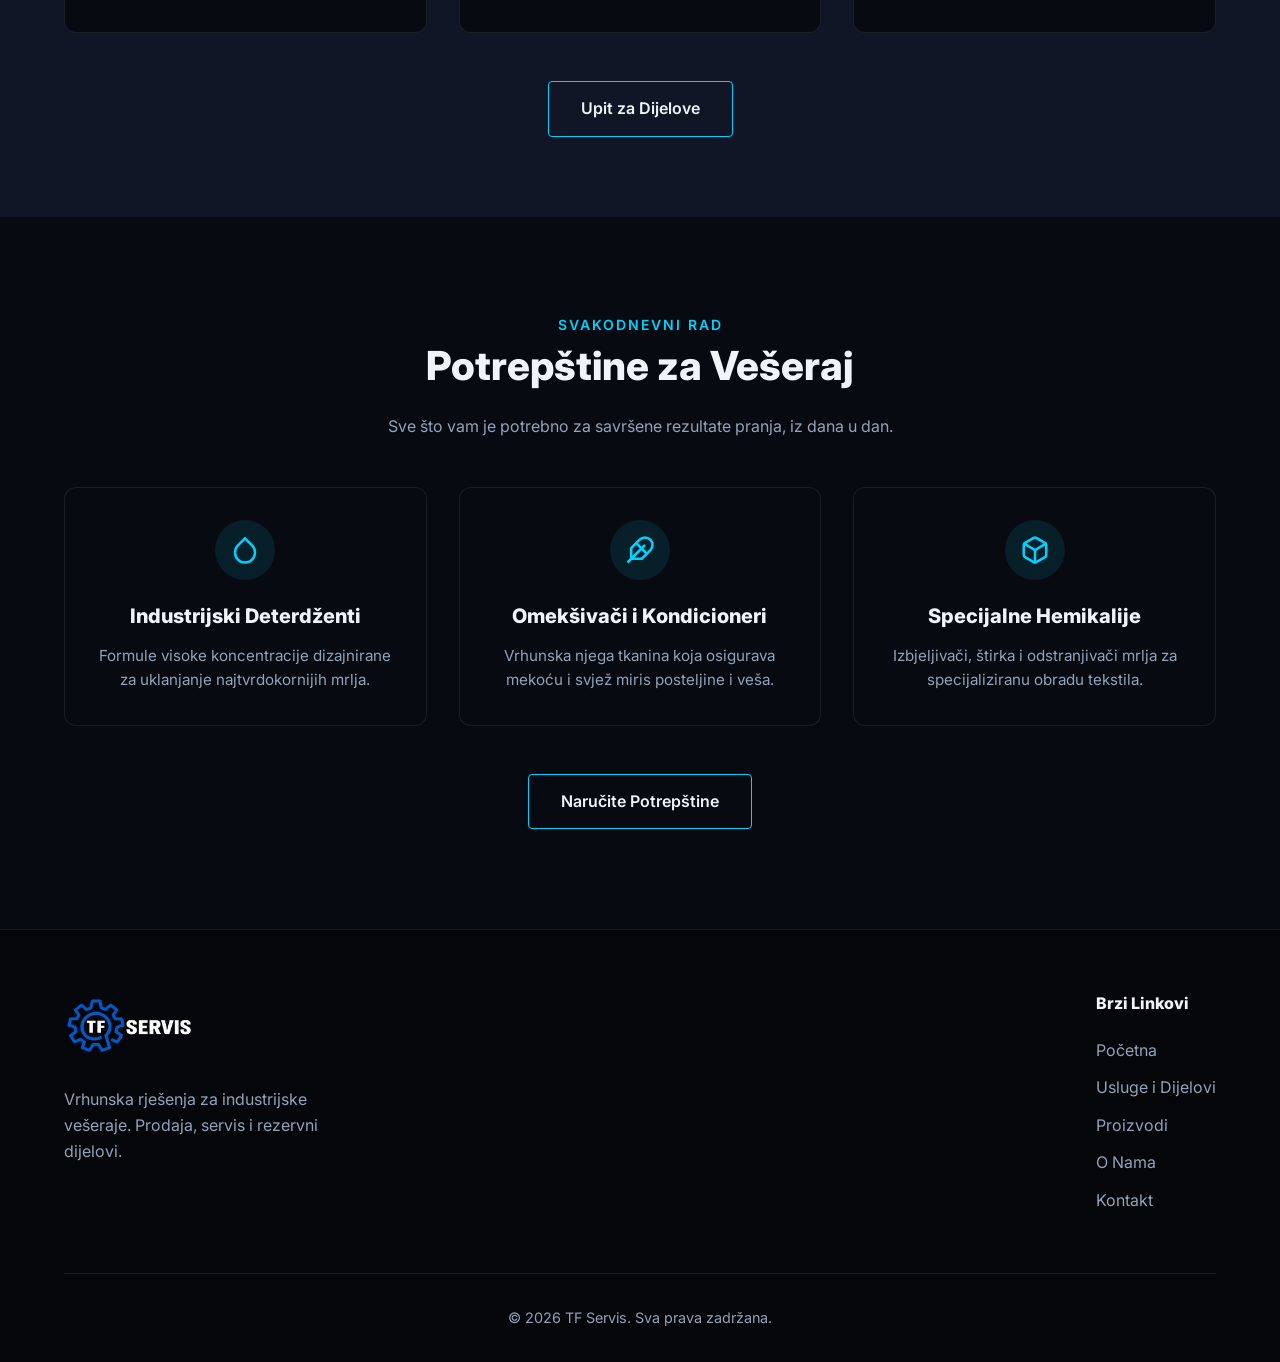
<file: service.html>
<!DOCTYPE html>
<html lang="bs">
<head>
    <meta charset="UTF-8">
    <meta name="viewport" content="width=device-width, initial-scale=1.0">
    <meta name="referrer" content="strict-origin-when-cross-origin">
    <meta name="robots" content="index, follow">
    <title>Servis, Dijelovi i Potrepštine | TF Servis</title>
    <meta name="description" content="Stručno održavanje, originalni rezervni dijelovi i vrhunske potrepštine za vešeraje od TF Servisa.">
    <link rel="canonical" href="services.html">
    <link rel="icon" type="image/png" href="images/LogoTFServis-Small.png">
    <!-- Google Fonts: Inter -->
    <link rel="preconnect" href="https://fonts.googleapis.com">
    <link rel="preconnect" href="https://fonts.gstatic.com" crossorigin>
    <link href="https://fonts.googleapis.com/css2?family=Inter:wght@300;400;600;800&display=swap" rel="stylesheet">
    <link rel="stylesheet" href="style/style.css">
</head>
<body>
    <!-- Navbar -->
    <nav class="navbar scrolled" id="navbar">
        <div class="nav-container">
            <a href="index.html" class="logo"><img src="images/TFServisLogo-White.png" alt="TF Servis" class="logo-img"></a>
            <ul class="nav-links" id="nav-links">
                <li><a href="index.html" data-i18n="nav.home">Početna</a></li>
                <li><a href="services.html" class="active" data-i18n="nav.services">Usluge i Dijelovi</a></li>
                <li><a href="products.html" data-i18n="nav.products">Proizvodi</a></li>
                <li><a href="aboutus.html" data-i18n="nav.about">O Nama</a></li>
                <li><a href="contact.html" data-i18n="nav.contact">Kontakt</a></li>
            </ul>
            <div class="lang-switcher-container"></div>
            <div class="hamburger" id="hamburger">
                <span class="bar"></span>
                <span class="bar"></span>
                <span class="bar"></span>
            </div>
        </div>
    </nav>

    <!-- Page Header -->
    <header class="page-header header-service">
        <div class="container">
            <h1 class="animate-on-scroll fade-up" data-i18n="servicePage.title">Servis, Dijelovi i Potrepštine</h1>
            <p class="animate-on-scroll fade-up delay-1" data-i18n="servicePage.desc">Sveobuhvatno održavanje i vrhunske komponente za besprijekoran rad vašeg vešeraja.</p>
        </div>
    </header>

    <!-- Main Service Intro & CTA -->
    <section class="section-padding">
        <div class="container">
            <div class="service-intro animate-on-scroll fade-up">
                <h2 class="title" data-i18n="servicePage.maintTitle">Stručno Održavanje i Popravke</h2>
                <p data-i18n="servicePage.maintDesc">Zastoji vas koštaju. Naši certificirani tehničari specijalizovani su za brze i pouzdane popravke i preventivno održavanje industrijske opreme za vešeraje, sa posebnim fokusom na IPSO mašine. Osiguravamo da vaše mašine rade sa maksimalnom efikasnošću.</p>
            </div>

            <!-- CTA Banner -->
            <div class="cta-banner animate-on-scroll fade-up delay-1">
                <h3 data-i18n="servicePage.ctaTitle">Imate problem sa vašom opremom?</h3>
                <p style="color: var(--text-muted); margin-bottom: 2rem;" data-i18n="servicePage.ctaDesc">Naš tim za brzi odgovor spreman je dijagnosticirati i otkloniti problem.</p>
                <a href="contact.html" class="btn btn-primary" style="font-size: 1.2rem; padding: 1rem 3rem;" data-i18n="servicePage.ctaBtn">Trebam Servis</a>
            </div>
        </div>
    </section>

    <!-- Spare Parts Section -->
    <section class="parts-supplies-section section-padding">
        <div class="container">
            <div class="section-header text-center animate-on-scroll fade-up">
                <h2 class="subtitle" data-i18n="servicePage.oemSub">OEM Komponente</h2>
                <h3 class="title" data-i18n="servicePage.oemTitle">Originalni Rezervni Dijelovi</h3>
                <p class="description" data-i18n="servicePage.oemDesc">Na skladištu imamo i nabavljamo hiljade originalnih rezervnih dijelova koji garantuju dugotrajnost i sigurnost vaših mašina.</p>
            </div>

            <div class="item-grid">
                <div class="item-card animate-on-scroll fade-up">
                    <div class="item-icon">
                        <svg viewBox="0 0 24 24" fill="none" stroke="currentColor" stroke-width="2"><circle cx="12" cy="12" r="3"></circle><path d="M19.4 15a1.65 1.65 0 0 0 .33 1.82l.06.06a2 2 0 0 1 0 2.83 2 2 0 0 1-2.83 0l-.06-.06a1.65 1.65 0 0 0-1.82-.33 1.65 1.65 0 0 0-1 1.51V21a2 2 0 0 1-2 2 2 2 0 0 1-2-2v-.09A1.65 1.65 0 0 0 9 19.4a1.65 1.65 0 0 0-1.82.33l-.06.06a2 2 0 0 1-2.83 0 2 2 0 0 1 0-2.83l.06-.06a1.65 1.65 0 0 0 .33-1.82 1.65 1.65 0 0 0-1.51-1H3a2 2 0 0 1-2-2 2 2 0 0 1 2-2h.09A1.65 1.65 0 0 0 4.6 9a1.65 1.65 0 0 0-.33-1.82l-.06-.06a2 2 0 0 1 0-2.83 2 2 0 0 1 2.83 0l.06.06a1.65 1.65 0 0 0 1.82.33H9a1.65 1.65 0 0 0 1-1.51V3a2 2 0 0 1 2-2 2 2 0 0 1 2 2v.09a1.65 1.65 0 0 0 1 1.51 1.65 1.65 0 0 0 1.82-.33l.06-.06a2 2 0 0 1 2.83 0 2 2 0 0 1 0 2.83l-.06.06a1.65 1.65 0 0 0-.33 1.82V9a1.65 1.65 0 0 0 1.51 1H21a2 2 0 0 1 2 2 2 2 0 0 1-2 2h-.09a1.65 1.65 0 0 0-1.51 1z"></path></svg>
                    </div>
                    <h4 data-i18n="servicePage.motors">Motori i Pogoni</h4>
                    <p data-i18n="servicePage.motorsDesc">Motori visokih performansi i frekventni pretvarači za pouzdan rad.</p>
                </div>
                <div class="item-card animate-on-scroll fade-up delay-1">
                    <div class="item-icon">
                        <svg viewBox="0 0 24 24" fill="none" stroke="currentColor" stroke-width="2" stroke-linecap="round" stroke-linejoin="round"><path d="M12 2.69l5.66 5.66a8 8 0 1 1-11.31 0z"></path><path d="M7 16c2 0 3 1.5 5 1.5s3-1.5 5-1.5"></path></svg>
                    </div>
                    <h4 data-i18n="servicePage.valves">Ventili i Pumpe</h4>
                    <p data-i18n="servicePage.valvesDesc">Izdržljivi ventili za vodu i paru, zajedno sa odvodnim pumpama visokog kapaciteta.</p>
                </div>
                <div class="item-card animate-on-scroll fade-up delay-2">
                    <div class="item-icon">
                        <svg viewBox="0 0 24 24" fill="none" stroke="currentColor" stroke-width="2" stroke-linecap="round" stroke-linejoin="round"><circle cx="12" cy="12" r="9"></circle><circle cx="12" cy="12" r="4"></circle><circle cx="12" cy="5.5" r="1" fill="currentColor"></circle><circle cx="18.5" cy="12" r="1" fill="currentColor"></circle><circle cx="12" cy="18.5" r="1" fill="currentColor"></circle><circle cx="5.5" cy="12" r="1" fill="currentColor"></circle></svg>
                    </div>
                    <h4 data-i18n="servicePage.belts">Remenje i Ležajevi</h4>
                    <p data-i18n="servicePage.beltsDesc">Pogonsko remenje za teške uslove i vrhunski ležajevi konstruisani za velika opterećenja.</p>
                </div>
            </div>
            
            <div class="text-center mt-4" style="margin-top: 3rem;">
                <a href="contact.html" class="btn btn-secondary" data-i18n="servicePage.inquireParts">Upit za Dijelove</a>
            </div>
        </div>
    </section>

    <!-- Supplies Section -->
    <section class="section-padding">
        <div class="container">
            <div class="section-header text-center animate-on-scroll fade-up">
                <h2 class="subtitle" data-i18n="servicePage.opsSub">Svakodnevni Rad</h2>
                <h3 class="title" data-i18n="servicePage.opsTitle">Potrepštine za Vešeraj</h3>
                <p class="description" data-i18n="servicePage.opsDesc">Sve što vam je potrebno za savršene rezultate pranja, iz dana u dan.</p>
            </div>

            <div class="item-grid">
                <div class="item-card animate-on-scroll fade-up">
                    <div class="item-icon">
                        <svg viewBox="0 0 24 24" fill="none" stroke="currentColor" stroke-width="2"><path d="M12 2.69l5.66 5.66a8 8 0 1 1-11.31 0z"></path></svg>
                    </div>
                    <h4 data-i18n="servicePage.detergents">Industrijski Deterdženti</h4>
                    <p data-i18n="servicePage.detergentsDesc">Formule visoke koncentracije dizajnirane za uklanjanje najtvrdokornijih mrlja.</p>
                </div>
                <div class="item-card animate-on-scroll fade-up delay-1">
                    <div class="item-icon">
                        <svg viewBox="0 0 24 24" fill="none" stroke="currentColor" stroke-width="2"><path d="M20.24 12.24a6 6 0 0 0-8.49-8.49L5 10.5V19h8.5z"></path><line x1="16" y1="8" x2="2" y2="22"></line><line x1="17.5" y1="15" x2="9" y2="6.5"></line></svg>
                    </div>
                    <h4 data-i18n="servicePage.softeners">Omekšivači i Kondicioneri</h4>
                    <p data-i18n="servicePage.softenersDesc">Vrhunskanjega tkanina koja osigurava mekoću i svjež miris posteljine i veša.</p>
                </div>
                <div class="item-card animate-on-scroll fade-up delay-2">
                    <div class="item-icon">
                        <svg viewBox="0 0 24 24" fill="none" stroke="currentColor" stroke-width="2"><path d="M21 16V8a2 2 0 0 0-1-1.73l-7-4a2 2 0 0 0-2 0l-7 4A2 2 0 0 0 3 8v8a2 2 0 0 0 1 1.73l7 4a2 2 0 0 0 2 0l7-4A2 2 0 0 0 21 16z"></path><polyline points="3.27 6.96 12 12.01 20.73 6.96"></polyline><line x1="12" y1="22.08" x2="12" y2="12"></line></svg>
                    </div>
                    <h4 data-i18n="servicePage.chemicals">Specijalne Hemikalije</h4>
                    <p data-i18n="servicePage.chemicalsDesc">Izbjeljivači, štirka i odstranjivači mrlja za specijaliziranu obradu tekstila.</p>
                </div>
            </div>

            <div class="text-center mt-4" style="margin-top: 3rem;">
                <a href="contact.html" class="btn btn-secondary" data-i18n="servicePage.orderSupplies">Naručite Potrepštine</a>
            </div>
        </div>
    </section>

    <!-- Footer -->
    <footer class="footer">
        <div class="container">
            <div class="footer-content">
                <div class="footer-brand">
                    <a href="index.html" class="logo"><img src="images/TFServisLogo-White.png" alt="TF Servis" class="logo-img"></a>
                    <p data-i18n="footer.tagline">Vrhunska rješenja za industrijske vešeraje. Prodaja, servis i rezervni dijelovi.</p>
                </div>
                <div class="footer-links">
                    <h4 data-i18n="footer.quickLinks">Brzi Linkovi</h4>
                    <ul>
                        <li><a href="index.html" data-i18n="nav.home">Početna</a></li>
                        <li><a href="services.html" data-i18n="nav.services">Usluge i Dijelovi</a></li>
                        <li><a href="products.html" data-i18n="nav.products">Proizvodi</a></li>
                        <li><a href="aboutus.html" data-i18n="nav.about">O Nama</a></li>
                        <li><a href="contact.html" data-i18n="nav.contact">Kontakt</a></li>
                    </ul>
                </div>
            </div>
            <div class="footer-bottom">
                <p data-i18n="footer.rights">&copy; 2026 TF Servis. Sva prava zadržana.</p>
            </div>
        </div>
    </footer>

    <script src="script/i18n.js"></script>
    <script src="script/main.js"></script>
</body>
</html>
</file>
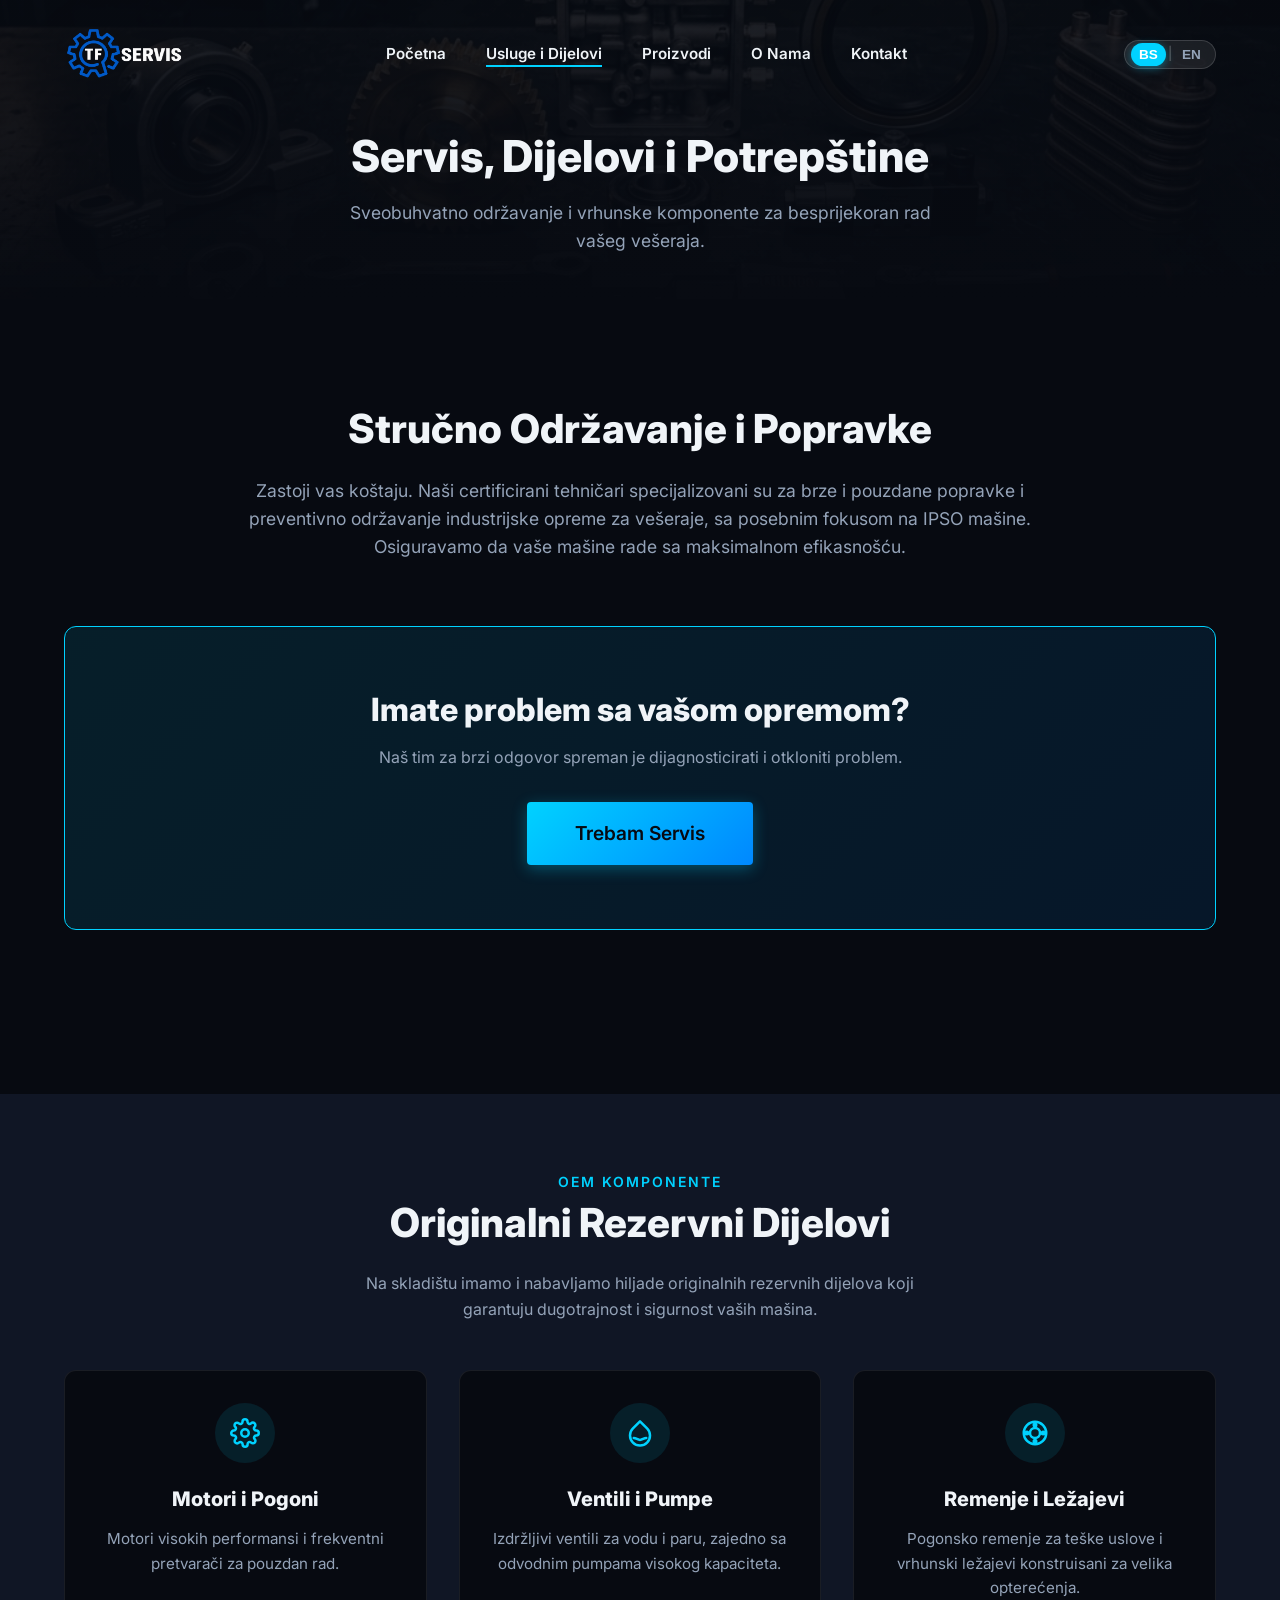
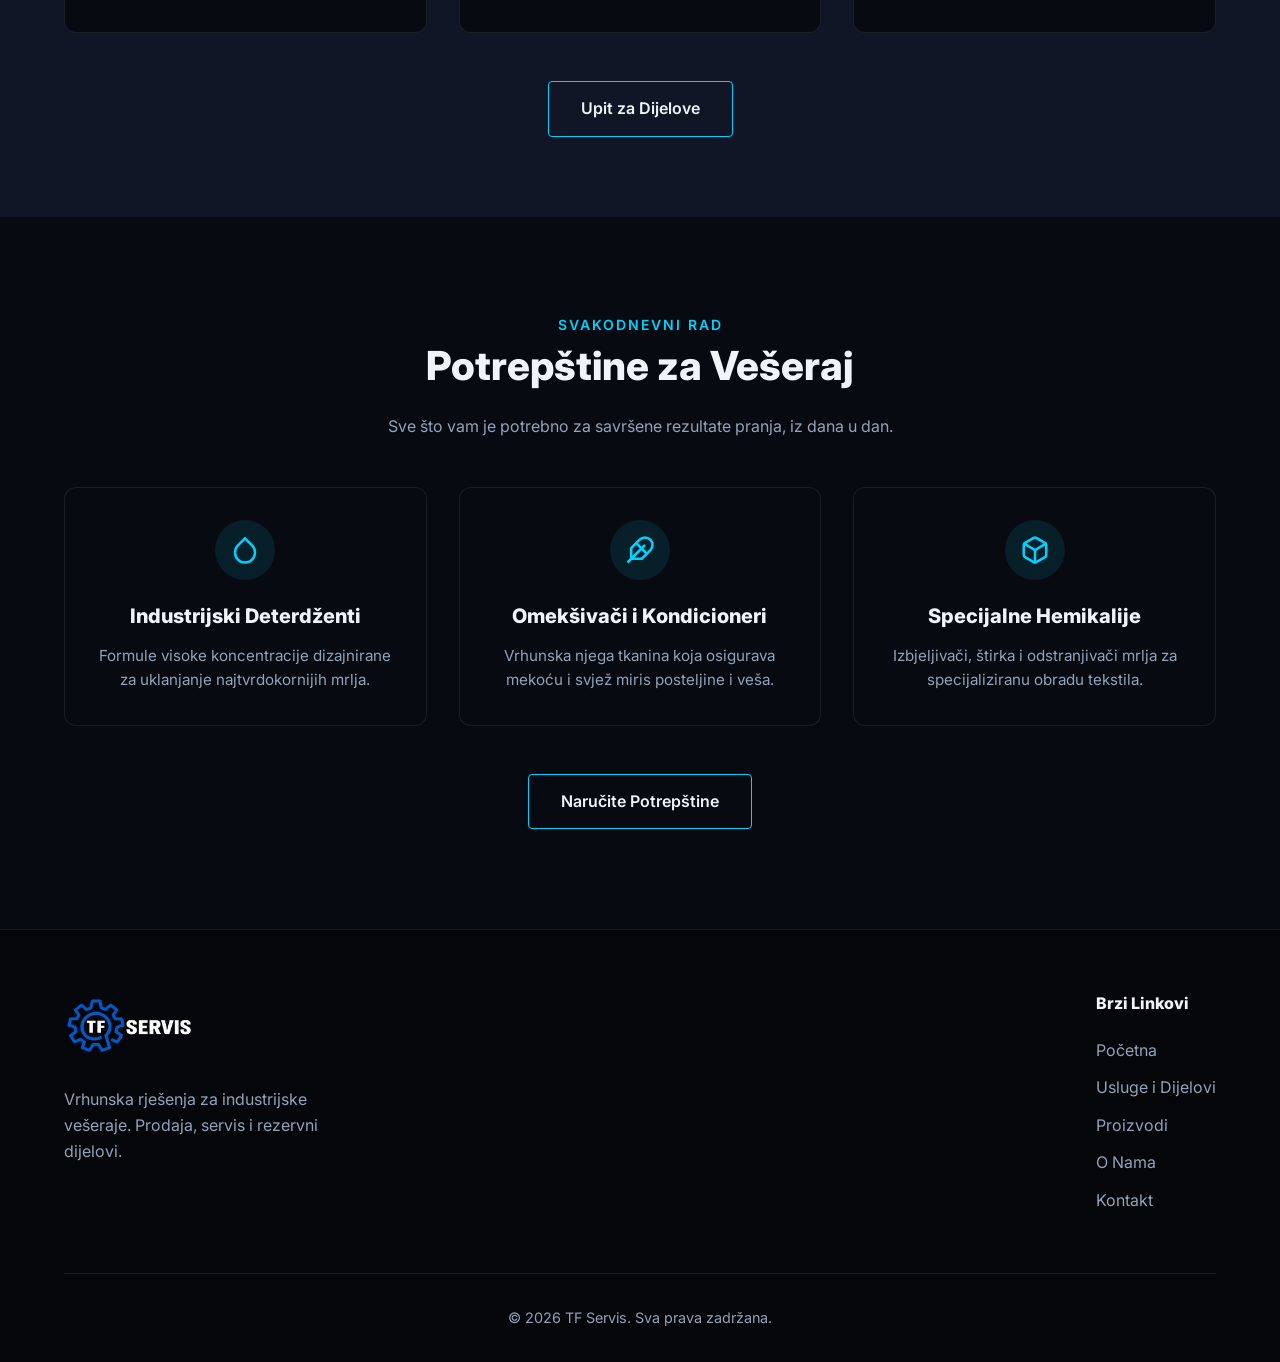
<file: services.html>
<!DOCTYPE html>
<html lang="bs">
<head>
    <meta charset="UTF-8">
    <meta name="viewport" content="width=device-width, initial-scale=1.0">
    <meta name="referrer" content="strict-origin-when-cross-origin">
    <meta name="robots" content="index, follow">
    <title>Servis, Dijelovi i Potrepštine | TF Servis</title>
    <meta name="description" content="Stručno održavanje, originalni rezervni dijelovi i vrhunske potrepštine za vešeraje od TF Servisa.">
    <link rel="canonical" href="services.html">
    <link rel="icon" type="image/png" href="images/LogoTFServis-Small.png">
    <!-- Google Fonts: Inter -->
    <link rel="preconnect" href="https://fonts.googleapis.com">
    <link rel="preconnect" href="https://fonts.gstatic.com" crossorigin>
    <link href="https://fonts.googleapis.com/css2?family=Inter:wght@300;400;600;800&display=swap" rel="stylesheet">
    <link rel="stylesheet" href="style/style.css">
</head>
<body>
    <!-- Navbar -->
    <nav class="navbar scrolled" id="navbar">
        <div class="nav-container">
            <a href="index.html" class="logo"><img src="images/TFServisLogo-White.png" alt="TF Servis" class="logo-img"></a>
            <ul class="nav-links" id="nav-links">
                <li><a href="index.html" data-i18n="nav.home">Početna</a></li>
                <li><a href="services.html" class="active" data-i18n="nav.services">Usluge i Dijelovi</a></li>
                <li><a href="products.html" data-i18n="nav.products">Proizvodi</a></li>
                <li><a href="aboutus.html" data-i18n="nav.about">O Nama</a></li>
                <li><a href="contact.html" data-i18n="nav.contact">Kontakt</a></li>
            </ul>
            <div class="lang-switcher-container"></div>
            <div class="hamburger" id="hamburger">
                <span class="bar"></span>
                <span class="bar"></span>
                <span class="bar"></span>
            </div>
        </div>
    </nav>

    <!-- Page Header -->
    <header class="page-header header-service">
        <div class="container">
            <h1 class="animate-on-scroll fade-up" data-i18n="servicePage.title">Servis, Dijelovi i Potrepštine</h1>
            <p class="animate-on-scroll fade-up delay-1" data-i18n="servicePage.desc">Sveobuhvatno održavanje i vrhunske komponente za besprijekoran rad vašeg vešeraja.</p>
        </div>
    </header>

    <!-- Main Service Intro & CTA -->
    <section class="section-padding">
        <div class="container">
            <div class="service-intro animate-on-scroll fade-up">
                <h2 class="title" data-i18n="servicePage.maintTitle">Stručno Održavanje i Popravke</h2>
                <p data-i18n="servicePage.maintDesc">Zastoji vas koštaju. Naši certificirani tehničari specijalizovani su za brze i pouzdane popravke i preventivno održavanje industrijske opreme za vešeraje, sa posebnim fokusom na IPSO mašine. Osiguravamo da vaše mašine rade sa maksimalnom efikasnošću.</p>
            </div>

            <!-- CTA Banner -->
            <div class="cta-banner animate-on-scroll fade-up delay-1">
                <h3 data-i18n="servicePage.ctaTitle">Imate problem sa vašom opremom?</h3>
                <p style="color: var(--text-muted); margin-bottom: 2rem;" data-i18n="servicePage.ctaDesc">Naš tim za brzi odgovor spreman je dijagnosticirati i otkloniti problem.</p>
                <a href="contact.html" class="btn btn-primary" style="font-size: 1.2rem; padding: 1rem 3rem;" data-i18n="servicePage.ctaBtn">Trebam Servis</a>
            </div>
        </div>
    </section>

    <!-- Spare Parts Section -->
    <section class="parts-supplies-section section-padding">
        <div class="container">
            <div class="section-header text-center animate-on-scroll fade-up">
                <h2 class="subtitle" data-i18n="servicePage.oemSub">OEM Komponente</h2>
                <h3 class="title" data-i18n="servicePage.oemTitle">Originalni Rezervni Dijelovi</h3>
                <p class="description" data-i18n="servicePage.oemDesc">Na skladištu imamo i nabavljamo hiljade originalnih rezervnih dijelova koji garantuju dugotrajnost i sigurnost vaših mašina.</p>
            </div>

            <div class="item-grid">
                <div class="item-card animate-on-scroll fade-up">
                    <div class="item-icon">
                        <svg viewBox="0 0 24 24" fill="none" stroke="currentColor" stroke-width="2"><circle cx="12" cy="12" r="3"></circle><path d="M19.4 15a1.65 1.65 0 0 0 .33 1.82l.06.06a2 2 0 0 1 0 2.83 2 2 0 0 1-2.83 0l-.06-.06a1.65 1.65 0 0 0-1.82-.33 1.65 1.65 0 0 0-1 1.51V21a2 2 0 0 1-2 2 2 2 0 0 1-2-2v-.09A1.65 1.65 0 0 0 9 19.4a1.65 1.65 0 0 0-1.82.33l-.06.06a2 2 0 0 1-2.83 0 2 2 0 0 1 0-2.83l.06-.06a1.65 1.65 0 0 0 .33-1.82 1.65 1.65 0 0 0-1.51-1H3a2 2 0 0 1-2-2 2 2 0 0 1 2-2h.09A1.65 1.65 0 0 0 4.6 9a1.65 1.65 0 0 0-.33-1.82l-.06-.06a2 2 0 0 1 0-2.83 2 2 0 0 1 2.83 0l.06.06a1.65 1.65 0 0 0 1.82.33H9a1.65 1.65 0 0 0 1-1.51V3a2 2 0 0 1 2-2 2 2 0 0 1 2 2v.09a1.65 1.65 0 0 0 1 1.51 1.65 1.65 0 0 0 1.82-.33l.06-.06a2 2 0 0 1 2.83 0 2 2 0 0 1 0 2.83l-.06.06a1.65 1.65 0 0 0-.33 1.82V9a1.65 1.65 0 0 0 1.51 1H21a2 2 0 0 1 2 2 2 2 0 0 1-2 2h-.09a1.65 1.65 0 0 0-1.51 1z"></path></svg>
                    </div>
                    <h4 data-i18n="servicePage.motors">Motori i Pogoni</h4>
                    <p data-i18n="servicePage.motorsDesc">Motori visokih performansi i frekventni pretvarači za pouzdan rad.</p>
                </div>
                <div class="item-card animate-on-scroll fade-up delay-1">
                    <div class="item-icon">
                        <svg viewBox="0 0 24 24" fill="none" stroke="currentColor" stroke-width="2" stroke-linecap="round" stroke-linejoin="round"><path d="M12 2.69l5.66 5.66a8 8 0 1 1-11.31 0z"></path><path d="M7 16c2 0 3 1.5 5 1.5s3-1.5 5-1.5"></path></svg>
                    </div>
                    <h4 data-i18n="servicePage.valves">Ventili i Pumpe</h4>
                    <p data-i18n="servicePage.valvesDesc">Izdržljivi ventili za vodu i paru, zajedno sa odvodnim pumpama visokog kapaciteta.</p>
                </div>
                <div class="item-card animate-on-scroll fade-up delay-2">
                    <div class="item-icon">
                        <svg viewBox="0 0 24 24" fill="none" stroke="currentColor" stroke-width="2" stroke-linecap="round" stroke-linejoin="round"><circle cx="12" cy="12" r="9"></circle><circle cx="12" cy="12" r="4"></circle><circle cx="12" cy="5.5" r="1" fill="currentColor"></circle><circle cx="18.5" cy="12" r="1" fill="currentColor"></circle><circle cx="12" cy="18.5" r="1" fill="currentColor"></circle><circle cx="5.5" cy="12" r="1" fill="currentColor"></circle></svg>
                    </div>
                    <h4 data-i18n="servicePage.belts">Remenje i Ležajevi</h4>
                    <p data-i18n="servicePage.beltsDesc">Pogonsko remenje za teške uslove i vrhunski ležajevi konstruisani za velika opterećenja.</p>
                </div>
            </div>
            
            <div class="text-center mt-4" style="margin-top: 3rem;">
                <a href="contact.html" class="btn btn-secondary" data-i18n="servicePage.inquireParts">Upit za Dijelove</a>
            </div>
        </div>
    </section>

    <!-- Supplies Section -->
    <section class="section-padding">
        <div class="container">
            <div class="section-header text-center animate-on-scroll fade-up">
                <h2 class="subtitle" data-i18n="servicePage.opsSub">Svakodnevni Rad</h2>
                <h3 class="title" data-i18n="servicePage.opsTitle">Potrepštine za Vešeraj</h3>
                <p class="description" data-i18n="servicePage.opsDesc">Sve što vam je potrebno za savršene rezultate pranja, iz dana u dan.</p>
            </div>

            <div class="item-grid">
                <div class="item-card animate-on-scroll fade-up">
                    <div class="item-icon">
                        <svg viewBox="0 0 24 24" fill="none" stroke="currentColor" stroke-width="2"><path d="M12 2.69l5.66 5.66a8 8 0 1 1-11.31 0z"></path></svg>
                    </div>
                    <h4 data-i18n="servicePage.detergents">Industrijski Deterdženti</h4>
                    <p data-i18n="servicePage.detergentsDesc">Formule visoke koncentracije dizajnirane za uklanjanje najtvrdokornijih mrlja.</p>
                </div>
                <div class="item-card animate-on-scroll fade-up delay-1">
                    <div class="item-icon">
                        <svg viewBox="0 0 24 24" fill="none" stroke="currentColor" stroke-width="2"><path d="M20.24 12.24a6 6 0 0 0-8.49-8.49L5 10.5V19h8.5z"></path><line x1="16" y1="8" x2="2" y2="22"></line><line x1="17.5" y1="15" x2="9" y2="6.5"></line></svg>
                    </div>
                    <h4 data-i18n="servicePage.softeners">Omekšivači i Kondicioneri</h4>
                    <p data-i18n="servicePage.softenersDesc">Vrhunska njega tkanina koja osigurava mekoću i svjež miris posteljine i veša.</p>
                </div>
                <div class="item-card animate-on-scroll fade-up delay-2">
                    <div class="item-icon">
                        <svg viewBox="0 0 24 24" fill="none" stroke="currentColor" stroke-width="2"><path d="M21 16V8a2 2 0 0 0-1-1.73l-7-4a2 2 0 0 0-2 0l-7 4A2 2 0 0 0 3 8v8a2 2 0 0 0 1 1.73l7 4a2 2 0 0 0 2 0l7-4A2 2 0 0 0 21 16z"></path><polyline points="3.27 6.96 12 12.01 20.73 6.96"></polyline><line x1="12" y1="22.08" x2="12" y2="12"></line></svg>
                    </div>
                    <h4 data-i18n="servicePage.chemicals">Specijalne Hemikalije</h4>
                    <p data-i18n="servicePage.chemicalsDesc">Izbjeljivači, štirka i odstranjivači mrlja za specijaliziranu obradu tekstila.</p>
                </div>
            </div>

            <div class="text-center mt-4" style="margin-top: 3rem;">
                <a href="contact.html" class="btn btn-secondary" data-i18n="servicePage.orderSupplies">Naručite Potrepštine</a>
            </div>
        </div>
    </section>

    <!-- Footer -->
    <footer class="footer">
        <div class="container">
            <div class="footer-content">
                <div class="footer-brand">
                    <a href="index.html" class="logo"><img src="images/TFServisLogo-White.png" alt="TF Servis" class="logo-img"></a>
                    <p data-i18n="footer.tagline">Vrhunska rješenja za industrijske vešeraje. Prodaja, servis i rezervni dijelovi.</p>
                </div>
                <div class="footer-links">
                    <h4 data-i18n="footer.quickLinks">Brzi Linkovi</h4>
                    <ul>
                        <li><a href="index.html" data-i18n="nav.home">Početna</a></li>
                        <li><a href="services.html" data-i18n="nav.services">Usluge i Dijelovi</a></li>
                        <li><a href="products.html" data-i18n="nav.products">Proizvodi</a></li>
                        <li><a href="aboutus.html" data-i18n="nav.about">O Nama</a></li>
                        <li><a href="contact.html" data-i18n="nav.contact">Kontakt</a></li>
                    </ul>
                </div>
            </div>
            <div class="footer-bottom">
                <p data-i18n="footer.rights">&copy; 2026 TF Servis. Sva prava zadržana.</p>
            </div>
        </div>
    </footer>

    <script src="script/i18n.js"></script>
    <script src="script/main.js"></script>
</body>
</html>
</file>
<file: style/style.css>
/* === CSS Variables === */
:root {
    --bg-dark: #070a11;
    --bg-surface: #101625;
    --bg-surface-light: #1a2336;
    
    --accent-primary: #00d2ff;
    --accent-secondary: #0088ff;
    --text-main: #f0f4f8;
    --text-muted: #94a3b8;
    
    --glass-bg: rgba(16, 22, 37, 0.6);
    --glass-border: rgba(255, 255, 255, 0.08);
    
    --font-sans: 'Inter', sans-serif;
    --transition-smooth: all 0.4s cubic-bezier(0.16, 1, 0.3, 1);
}

/* === Reset & Base === */
* {
    margin: 0;
    padding: 0;
    box-sizing: border-box;
}

html {
    scroll-behavior: smooth;
}

body {
    font-family: var(--font-sans);
    background-color: var(--bg-dark);
    color: var(--text-main);
    line-height: 1.6;
    overflow-x: hidden;
}

a {
    text-decoration: none;
    color: inherit;
    transition: var(--transition-smooth);
}

ul {
    list-style: none;
}

img {
    max-width: 100%;
    height: auto;
    display: block;
}

.container {
    width: 90%;
    max-width: 1200px;
    margin: 0 auto;
}

.section-padding {
    padding: 100px 0;
}

/* Typography */
h1, h2, h3, h4 {
    font-weight: 800;
    line-height: 1.2;
}

.subtitle {
    color: var(--accent-primary);
    text-transform: uppercase;
    letter-spacing: 2px;
    font-size: 0.875rem;
    font-weight: 600;
    margin-bottom: 0.5rem;
}

.title {
    font-size: 2.5rem;
    margin-bottom: 1.5rem;
}

.text-center {
    text-align: center;
}

.text-center .description {
    max-width: 600px;
    margin: 0 auto 3rem;
    color: var(--text-muted);
}

/* Buttons */
.btn {
    display: inline-flex;
    align-items: center;
    justify-content: center;
    padding: 0.875rem 2rem;
    border-radius: 4px;
    font-weight: 600;
    font-size: 1rem;
    cursor: pointer;
    transition: var(--transition-smooth);
    border: none;
}

.btn-primary {
    background: linear-gradient(135deg, var(--accent-primary), var(--accent-secondary));
    color: var(--bg-dark);
    box-shadow: 0 4px 15px rgba(0, 210, 255, 0.3);
}

.btn-primary:hover {
    transform: translateY(-2px);
    box-shadow: 0 8px 25px rgba(0, 210, 255, 0.4);
    filter: brightness(1.1);
}

.btn-secondary {
    background: transparent;
    color: var(--text-main);
    border: 1px solid var(--accent-primary);
}

.btn-secondary:hover {
    background: rgba(0, 210, 255, 0.1);
    transform: translateY(-2px);
}

.btn-block {
    width: 100%;
}

/* Glassmorphism utility */
.glass-panel {
    background: var(--glass-bg);
    backdrop-filter: blur(12px);
    -webkit-backdrop-filter: blur(12px);
    border: 1px solid var(--glass-border);
    border-radius: 12px;
}

/* === Navbar === */
.navbar {
    position: fixed;
    top: 0;
    left: 0;
    width: 100%;
    z-index: 1000;
    padding: 1.5rem 0;
    transition: var(--transition-smooth);
}

.navbar.scrolled {
    padding: 1rem 0;
    background: rgba(7, 10, 17, 0.9);
    backdrop-filter: blur(10px);
    border-bottom: 1px solid var(--glass-border);
}

.nav-container {
    width: 90%;
    max-width: 1200px;
    margin: 0 auto;
    display: flex;
    justify-content: space-between;
    align-items: center;
}

.logo {
    display: inline-flex;
    align-items: center;
    gap: 0.75rem;
    font-size: 1.75rem;
    font-weight: 800;
    color: var(--text-main);
    letter-spacing: -0.5px;
    text-decoration: none;
}

.logo-img {
    height: 60px;
    width: auto;
    max-width: 260px;
    object-fit: contain;
    transition: height 0.3s ease, transform 0.3s ease;
}

.navbar.scrolled .logo-img {
    height: 50px;
}

.footer-brand .logo-img {
    height: 65px;
    margin-bottom: 0.75rem;
}

.nav-links {
    display: flex;
    gap: 2.5rem;
}

.nav-links a {
    font-weight: 600;
    font-size: 0.95rem;
    position: relative;
}

.nav-links a::after {
    content: '';
    position: absolute;
    width: 0;
    height: 2px;
    bottom: -4px;
    left: 0;
    background: var(--accent-primary);
    transition: width 0.3s ease;
}

.nav-links a:hover::after, .nav-links a.active::after {
    width: 100%;
}

.hamburger {
    display: none;
    cursor: pointer;
    flex-direction: column;
    gap: 6px;
}

.hamburger .bar {
    width: 25px;
    height: 2px;
    background: var(--text-main);
    transition: var(--transition-smooth);
}

/* === Hero Section === */
.hero {
    height: 100vh;
    min-height: 600px;
    display: flex;
    align-items: center;
    position: relative;
    background-image: url('../images/hero_bg.png');
    background-size: cover;
    background-position: center;
    background-attachment: fixed;
}

.hero-overlay {
    position: absolute;
    inset: 0;
    background: linear-gradient(to right, rgba(7, 10, 17, 0.9) 0%, rgba(7, 10, 17, 0.6) 100%);
    z-index: 1;
}

.hero-content {
    position: relative;
    z-index: 2;
    width: 90%;
    max-width: 1200px;
    margin: 0 auto;
}

.hero h1 {
    font-size: clamp(2.5rem, 5vw, 5rem);
    margin-bottom: 1.5rem;
    max-width: 800px;
    background: linear-gradient(to right, #fff, #b0c4de);
    -webkit-background-clip: text;
    -webkit-text-fill-color: transparent;
}

.hero p {
    font-size: clamp(1rem, 1.5vw, 1.25rem);
    color: var(--text-muted);
    max-width: 600px;
    margin-bottom: 2.5rem;
}

.hero p strong {
    color: var(--accent-primary);
}

.hero-actions {
    display: flex;
    gap: 1rem;
}

/* === Services Section === */
.services-grid {
    display: grid;
    grid-template-columns: repeat(auto-fit, minmax(300px, 1fr));
    gap: 2rem;
    margin-top: 3rem;
}

.service-card {
    padding: 2.5rem;
    transition: var(--transition-smooth);
}

.service-card:hover {
    transform: translateY(-10px);
    border-color: rgba(0, 210, 255, 0.3);
    box-shadow: 0 10px 30px rgba(0, 0, 0, 0.5);
}

.icon-wrapper {
    width: 60px;
    height: 60px;
    background: rgba(0, 210, 255, 0.1);
    border-radius: 12px;
    display: flex;
    align-items: center;
    justify-content: center;
    margin-bottom: 1.5rem;
    color: var(--accent-primary);
}

.service-card h4 {
    font-size: 1.25rem;
    margin-bottom: 1rem;
}

.service-card p {
    color: var(--text-muted);
    font-size: 0.95rem;
}

/* === Products Section === */
.products {
    background-color: var(--bg-surface);
}

.products-grid {
    display: grid;
    grid-template-columns: repeat(auto-fit, minmax(280px, 1fr));
    gap: 2rem;
}

.product-card {
    background: var(--bg-dark);
    border-radius: 12px;
    overflow: hidden;
    border: 1px solid var(--glass-border);
    transition: var(--transition-smooth);
}

.product-card:hover {
    transform: translateY(-5px);
    border-color: var(--accent-primary);
}

.card-image {
    position: relative;
    height: 260px;
    overflow: hidden;
    background: rgba(15, 20, 32, 0.8);
    display: flex;
    align-items: center;
    justify-content: center;
    padding: 1rem;
}

.card-image img {
    max-width: 100%;
    max-height: 100%;
    width: auto;
    height: auto;
    object-fit: contain;
    transition: transform 0.5s ease;
}

.product-card:hover .card-image img {
    transform: scale(1.05);
}

.image-overlay {
    position: absolute;
    inset: 0;
    background: linear-gradient(to top, var(--bg-dark), transparent);
}

.badge {
    position: absolute;
    top: 1rem;
    right: 1rem;
    background: var(--accent-primary);
    color: var(--bg-dark);
    font-size: 0.75rem;
    font-weight: 800;
    padding: 0.25rem 0.75rem;
    border-radius: 20px;
    text-transform: uppercase;
}

.card-content {
    padding: 1.5rem;
}

.card-content h4 {
    font-size: 1.25rem;
    margin-bottom: 0.5rem;
}

.card-content p {
    color: var(--text-muted);
    font-size: 0.9rem;
    margin-bottom: 1.5rem;
}

.card-link {
    display: inline-flex;
    align-items: center;
    gap: 0.5rem;
    color: var(--accent-primary);
    font-weight: 600;
    font-size: 0.9rem;
}

.card-link svg {
    width: 18px;
    height: 18px;
    transition: transform 0.3s ease;
}

.product-card:hover .card-link svg {
    transform: translateX(4px);
}

/* === Contact Section === */
.contact-wrapper {
    display: grid;
    grid-template-columns: 1fr 1fr;
    gap: 4rem;
    padding: 4rem;
}

.contact-info p {
    color: var(--text-muted);
    margin-bottom: 2rem;
}

.info-list li {
    display: flex;
    align-items: center;
    gap: 1rem;
    margin-bottom: 1.5rem;
    color: var(--text-main);
}

.info-list svg {
    width: 24px;
    height: 24px;
    color: var(--accent-primary);
}

.form-group {
    margin-bottom: 1.5rem;
}

input, select, textarea {
    width: 100%;
    padding: 1rem;
    background: var(--bg-surface-light);
    border: 1px solid var(--glass-border);
    border-radius: 4px;
    color: var(--text-main);
    font-family: var(--font-sans);
    transition: var(--transition-smooth);
}

input:focus, select:focus, textarea:focus {
    outline: none;
    border-color: var(--accent-primary);
    box-shadow: 0 0 0 2px rgba(0, 210, 255, 0.1);
}

/* === Footer === */
.footer {
    background: #04060a;
    padding: 4rem 0 2rem;
    border-top: 1px solid var(--glass-border);
}

.footer-content {
    display: flex;
    justify-content: space-between;
    flex-wrap: wrap;
    gap: 2rem;
    margin-bottom: 3rem;
}

.footer-brand p {
    color: var(--text-muted);
    margin-top: 1rem;
    max-width: 300px;
}

.footer-links h4 {
    margin-bottom: 1.5rem;
}

.footer-links ul li {
    margin-bottom: 0.75rem;
}

.footer-links ul li a {
    color: var(--text-muted);
}

.footer-links ul li a:hover {
    color: var(--accent-primary);
}

.footer-bottom {
    text-align: center;
    color: var(--text-muted);
    border-top: 1px solid var(--glass-border);
    padding-top: 2rem;
    font-size: 0.9rem;
}

/* === Animations === */
.animate-on-scroll {
    opacity: 0;
    visibility: hidden;
}

.fade-up {
    transform: translateY(30px);
    transition: opacity 0.8s ease-out, transform 0.8s ease-out;
}

.fade-up.is-visible {
    opacity: 1;
    visibility: visible;
    transform: translateY(0);
}

.delay-1 { transition-delay: 0.2s; }
.delay-2 { transition-delay: 0.4s; }

/* === Responsive Design === */
@media (max-width: 992px) {
    .contact-wrapper {
        grid-template-columns: 1fr;
        padding: 2rem;
    }
}

@media (max-width: 768px) {
    .hamburger {
        display: flex;
    }

    .nav-links {
        position: fixed;
        top: 0;
        right: -100%;
        width: 70%;
        height: 100vh;
        background: var(--bg-surface);
        flex-direction: column;
        align-items: center;
        justify-content: center;
        transition: 0.5s;
        border-left: 1px solid var(--glass-border);
    }

    .nav-links.active {
        right: 0;
    }

    .hero-actions {
        flex-direction: column;
    }

    .title {
        font-size: 2rem;
    }
}

/* === Common Page Header === */
.page-header {
    padding: 130px 0 50px;
    text-align: center;
}
.page-header h1 {
    font-size: 2.75rem;
    margin-bottom: 1rem;
    color: var(--text-main);
}
.page-header p {
    color: var(--text-muted);
    font-size: 1.1rem;
    max-width: 600px;
    margin: 0 auto;
}

/* Page Specific Header Backgrounds */
.header-contact {
    background: linear-gradient(to bottom, rgba(7, 10, 17, 0.9), var(--bg-dark)), url('../images/hero_bg.png') center/cover;
}
.header-service {
    background: linear-gradient(to bottom, rgba(7, 10, 17, 0.9), var(--bg-dark)), url('../images/equipment.png') center/cover;
}
.header-about {
    background: linear-gradient(to bottom, rgba(7, 10, 17, 0.9), var(--bg-dark)), url('../images/washing_machine.png') center/cover;
}

/* === Contact Page === */
.contact-page-wrapper {
    display: grid;
    grid-template-columns: 1fr 1fr;
    gap: 4rem;
    padding: 3rem;
}
.phone-highlight {
    display: flex;
    align-items: center;
    gap: 1.5rem;
    font-size: 2rem;
    font-weight: 800;
    color: var(--accent-primary);
    margin: 2rem 0;
    padding: 1.5rem;
    background: rgba(0, 210, 255, 0.05);
    border: 1px solid rgba(0, 210, 255, 0.2);
    border-radius: 12px;
}
.phone-highlight svg {
    width: 40px;
    height: 40px;
}
.map-container {
    width: 100%;
    height: 300px;
    border-radius: 12px;
    overflow: hidden;
    margin-top: 2rem;
    border: 1px solid var(--glass-border);
}
.other-info {
    display: flex;
    flex-direction: column;
    gap: 1rem;
    margin-top: 2rem;
}
.other-info li {
    display: flex;
    align-items: center;
    gap: 1rem;
    color: var(--text-muted);
}
.other-info svg {
    color: var(--accent-primary);
    width: 20px;
    height: 20px;
}

/* === Service Page === */
.service-intro {
    text-align: center;
    max-width: 800px;
    margin: 0 auto 4rem;
}
.service-intro h2 {
    font-size: 2.5rem;
    margin-bottom: 1.5rem;
}
.service-intro p {
    color: var(--text-muted);
    font-size: 1.1rem;
    margin-bottom: 2rem;
}
.cta-banner {
    background: linear-gradient(135deg, rgba(0, 210, 255, 0.1), rgba(0, 136, 255, 0.1));
    border: 1px solid var(--accent-primary);
    border-radius: 12px;
    padding: 4rem 2rem;
    text-align: center;
    margin: 4rem 0;
}
.cta-banner h3 {
    font-size: 2rem;
    margin-bottom: 1rem;
    color: var(--text-main);
}
.parts-supplies-section {
    background-color: var(--bg-surface);
    padding: 80px 0;
}
.item-grid {
    display: grid;
    grid-template-columns: repeat(auto-fit, minmax(250px, 1fr));
    gap: 2rem;
    margin-top: 3rem;
}
.item-card {
    background: var(--bg-dark);
    border: 1px solid var(--glass-border);
    border-radius: 12px;
    padding: 2rem;
    text-align: center;
    transition: var(--transition-smooth);
}
.item-card:hover {
    transform: translateY(-5px);
    border-color: var(--accent-primary);
}
.item-icon {
    width: 60px;
    height: 60px;
    margin: 0 auto 1.5rem;
    color: var(--accent-primary);
    background: rgba(0, 210, 255, 0.1);
    border-radius: 50%;
    display: flex;
    align-items: center;
    justify-content: center;
}
.item-icon svg {
    width: 30px;
    height: 30px;
}
.item-card h4 {
    font-size: 1.25rem;
    margin-bottom: 1rem;
}
.item-card p {
    color: var(--text-muted);
    font-size: 0.95rem;
}

/* === About Us Page === */
.about-grid, .story-section {
    display: grid;
    grid-template-columns: 1fr 1fr;
    gap: 3.5rem;
    align-items: center;
}
.about-text h2, .story-content h2 {
    font-size: 2.25rem;
    margin-bottom: 1.25rem;
}
.about-text p, .story-content p {
    color: var(--text-muted);
    margin-bottom: 1.25rem;
    font-size: 1.05rem;
    line-height: 1.7;
}
.about-image, .story-image {
    border-radius: 16px;
    overflow: hidden;
    border: 1px solid var(--glass-border);
    position: relative;
    box-shadow: 0 15px 35px rgba(0, 0, 0, 0.4);
    max-height: 380px;
}
.about-image img, .story-image img {
    width: 100%;
    height: 100%;
    object-fit: cover;
    display: block;
}

.values-grid {
    display: grid;
    grid-template-columns: repeat(auto-fit, minmax(280px, 1fr));
    gap: 2rem;
    margin-top: 2.5rem;
}
.value-card {
    padding: 2.25rem 2rem;
    text-align: center;
    border-radius: 16px;
    transition: var(--transition-smooth);
}
.value-card:hover {
    transform: translateY(-5px);
    border-color: var(--accent-primary);
}
.value-icon {
    width: 56px;
    height: 56px;
    margin: 0 auto 1.25rem;
    background: rgba(0, 210, 255, 0.1);
    border: 1px solid rgba(0, 210, 255, 0.25);
    border-radius: 14px;
    display: flex;
    align-items: center;
    justify-content: center;
    color: var(--accent-primary);
}
.value-icon svg {
    width: 28px;
    height: 28px;
}
.value-card h4 {
    font-size: 1.25rem;
    font-weight: 700;
    margin-bottom: 0.75rem;
    color: var(--text-main);
}
.value-card p {
    color: var(--text-muted);
    font-size: 0.95rem;
    line-height: 1.6;
}
.achievements-section {
    background-color: var(--bg-surface);
    border-top: 1px solid var(--glass-border);
    border-bottom: 1px solid var(--glass-border);
}
.stats-grid {
    display: grid;
    grid-template-columns: repeat(auto-fit, minmax(200px, 1fr));
    gap: 2rem;
    text-align: center;
}
.stat-card {
    padding: 2rem;
}
.stat-number {
    font-size: 3.5rem;
    font-weight: 800;
    color: var(--accent-primary);
    margin-bottom: 0.5rem;
}
.stat-label {
    font-size: 1.1rem;
    font-weight: 600;
    color: var(--text-main);
    text-transform: uppercase;
    letter-spacing: 1px;
}
.references-grid {
    display: grid;
    grid-template-columns: repeat(auto-fit, minmax(300px, 1fr));
    gap: 2rem;
    margin-top: 3rem;
}
.reference-card {
    background: var(--glass-bg);
    border: 1px solid var(--glass-border);
    border-radius: 12px;
    padding: 2.5rem;
    position: relative;
    transition: var(--transition-smooth);
}
.reference-card:hover {
    transform: translateY(-5px);
    border-color: rgba(0, 210, 255, 0.3);
}
.quote-icon {
    position: absolute;
    top: 2rem;
    right: 2rem;
    color: rgba(0, 210, 255, 0.1);
    width: 40px;
    height: 40px;
}
.reference-text {
    color: var(--text-muted);
    font-style: italic;
    margin-bottom: 2rem;
    position: relative;
    z-index: 2;
}
.client-info {
    display: flex;
    align-items: center;
    gap: 1rem;
}
.client-avatar {
    width: 50px;
    height: 50px;
    border-radius: 50%;
    background: var(--bg-surface-light);
    display: flex;
    align-items: center;
    justify-content: center;
    font-weight: 800;
    color: var(--accent-primary);
}
.client-details h5 {
    font-size: 1.1rem;
    margin-bottom: 0.2rem;
}
.client-details span {
    font-size: 0.85rem;
    color: var(--text-muted);
}

@media (max-width: 992px) {
    .contact-page-wrapper, .story-section, .about-grid {
        grid-template-columns: 1fr;
        gap: 2.5rem;
    }
    .about-image, .story-image {
        max-height: 300px;
    }
    .contact-page-wrapper {
        padding: 1.5rem;
    }
    .phone-highlight {
        font-size: 1.5rem;
        flex-direction: column;
        text-align: center;
    }
}

/* === Products Page specific === */
.category-tabs {
    display: flex;
    justify-content: center;
    flex-wrap: wrap;
    gap: 1rem;
    margin-bottom: 3rem;
}
.category-tab {
    background: transparent;
    border: 1px solid var(--glass-border);
    color: var(--text-main);
    padding: 0.75rem 1.5rem;
    border-radius: 30px;
    cursor: pointer;
    font-size: 0.95rem;
    font-weight: 600;
    transition: var(--transition-smooth);
}
.category-tab:hover, .category-tab.active {
    background: var(--accent-primary);
    color: var(--bg-dark);
    border-color: var(--accent-primary);
}

.css-placeholder {
    width: 100%;
    height: 100%;
    min-height: 250px;
    background: linear-gradient(135deg, var(--bg-surface-light), var(--bg-surface));
    display: flex;
    flex-direction: column;
    align-items: center;
    justify-content: center;
    color: var(--text-muted);
}
.css-placeholder svg {
    width: 48px;
    height: 48px;
    margin-bottom: 1rem;
    color: rgba(0, 210, 255, 0.5);
}
.css-placeholder span {
    font-size: 0.9rem;
    font-weight: 600;
    letter-spacing: 1px;
}

/* Modifier for buttons dynamically generated */
button.card-link {
    background: none;
    border: none;
    padding: 0;
    font-family: var(--font-sans);
    cursor: pointer;
}

/* === Modal Styles === */
.modal-overlay {
    position: fixed;
    top: 0;
    left: 0;
    width: 100%;
    height: 100%;
    background: rgba(7, 10, 17, 0.85);
    backdrop-filter: blur(8px);
    -webkit-backdrop-filter: blur(8px);
    z-index: 2000;
    display: flex;
    align-items: center;
    justify-content: center;
    opacity: 0;
    visibility: hidden;
    transition: var(--transition-smooth);
}
.modal-overlay.active {
    opacity: 1;
    visibility: visible;
}

.modal-content {
    width: 90%;
    max-width: 900px;
    max-height: 90vh;
    overflow-y: auto;
    position: relative;
    transform: translateY(30px) scale(0.95);
    transition: var(--transition-smooth);
    padding: 0;
}
.modal-overlay.active .modal-content {
    transform: translateY(0) scale(1);
}

.modal-close {
    position: absolute;
    top: 1rem;
    right: 1.5rem;
    font-size: 2rem;
    color: var(--text-main);
    cursor: pointer;
    z-index: 10;
    transition: color 0.3s ease;
}
.modal-close:hover {
    color: var(--accent-primary);
}

.modal-body {
    display: grid;
    grid-template-columns: 1fr 1fr;
    gap: 0;
}

.modal-image-wrapper {
    background: rgba(15, 20, 32, 0.95);
    display: flex;
    align-items: center;
    justify-content: center;
    min-height: 320px;
    padding: 1.5rem;
}
.modal-image-wrapper img {
    max-width: 100%;
    max-height: 380px;
    width: auto;
    height: auto;
    object-fit: contain;
}

.modal-details {
    padding: 3rem;
}

.modal-badge {
    display: inline-block;
    background: rgba(0, 210, 255, 0.1);
    color: var(--accent-primary);
    padding: 0.25rem 0.75rem;
    border-radius: 20px;
    font-size: 0.8rem;
    font-weight: 800;
    text-transform: uppercase;
    margin-bottom: 1rem;
}

.modal-details h2 {
    font-size: 2rem;
    margin-bottom: 1.5rem;
}

.modal-details p {
    color: var(--text-muted);
    line-height: 1.8;
    margin-bottom: 2rem;
}

.modal-actions {
    display: flex;
    gap: 1rem;
    flex-wrap: wrap;
}

@media (max-width: 768px) {
    .modal-body {
        grid-template-columns: 1fr;
    }
    .modal-details {
        padding: 2rem;
    }
}

/* === Language Switcher === */
.lang-switcher-container {
    display: inline-flex;
    align-items: center;
    margin-left: 1rem;
}

.lang-switch-pill {
    display: inline-flex;
    align-items: center;
    background: rgba(255, 255, 255, 0.08);
    border: 1px solid rgba(255, 255, 255, 0.15);
    border-radius: 20px;
    padding: 2px 6px;
    backdrop-filter: blur(10px);
}

.lang-btn {
    background: transparent;
    border: none;
    color: var(--text-muted);
    font-size: 0.85rem;
    font-weight: 600;
    padding: 4px 8px;
    border-radius: 12px;
    cursor: pointer;
    transition: all 0.3s ease;
}

.lang-btn:hover {
    color: var(--text-light);
}

.lang-btn.active {
    background: var(--accent-primary);
    color: #ffffff;
    box-shadow: 0 2px 8px rgba(0, 210, 255, 0.4);
}

.lang-divider {
    color: rgba(255, 255, 255, 0.3);
    font-size: 0.8rem;
    margin: 0 2px;
}

@media (max-width: 768px) {
    .lang-switcher-container {
        margin-left: 0;
        margin-top: 1rem;
    }
}
</file>
